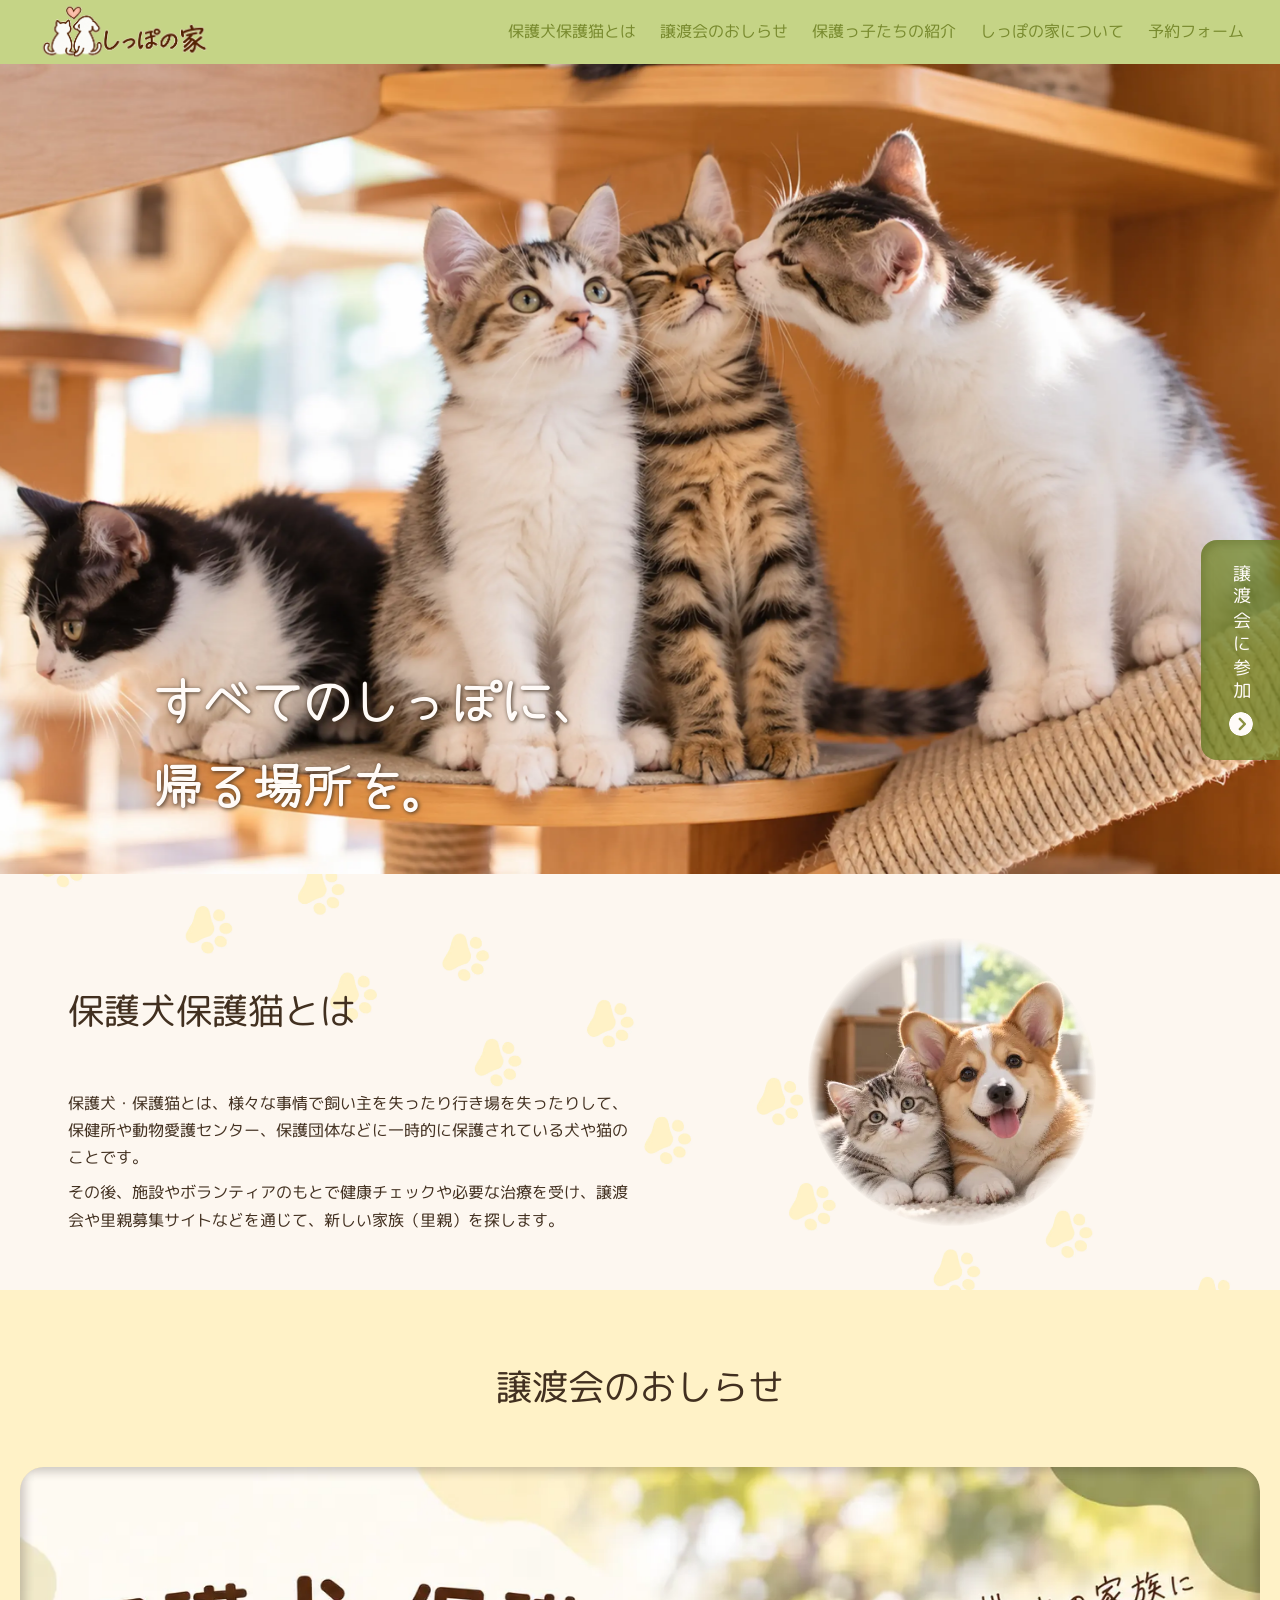
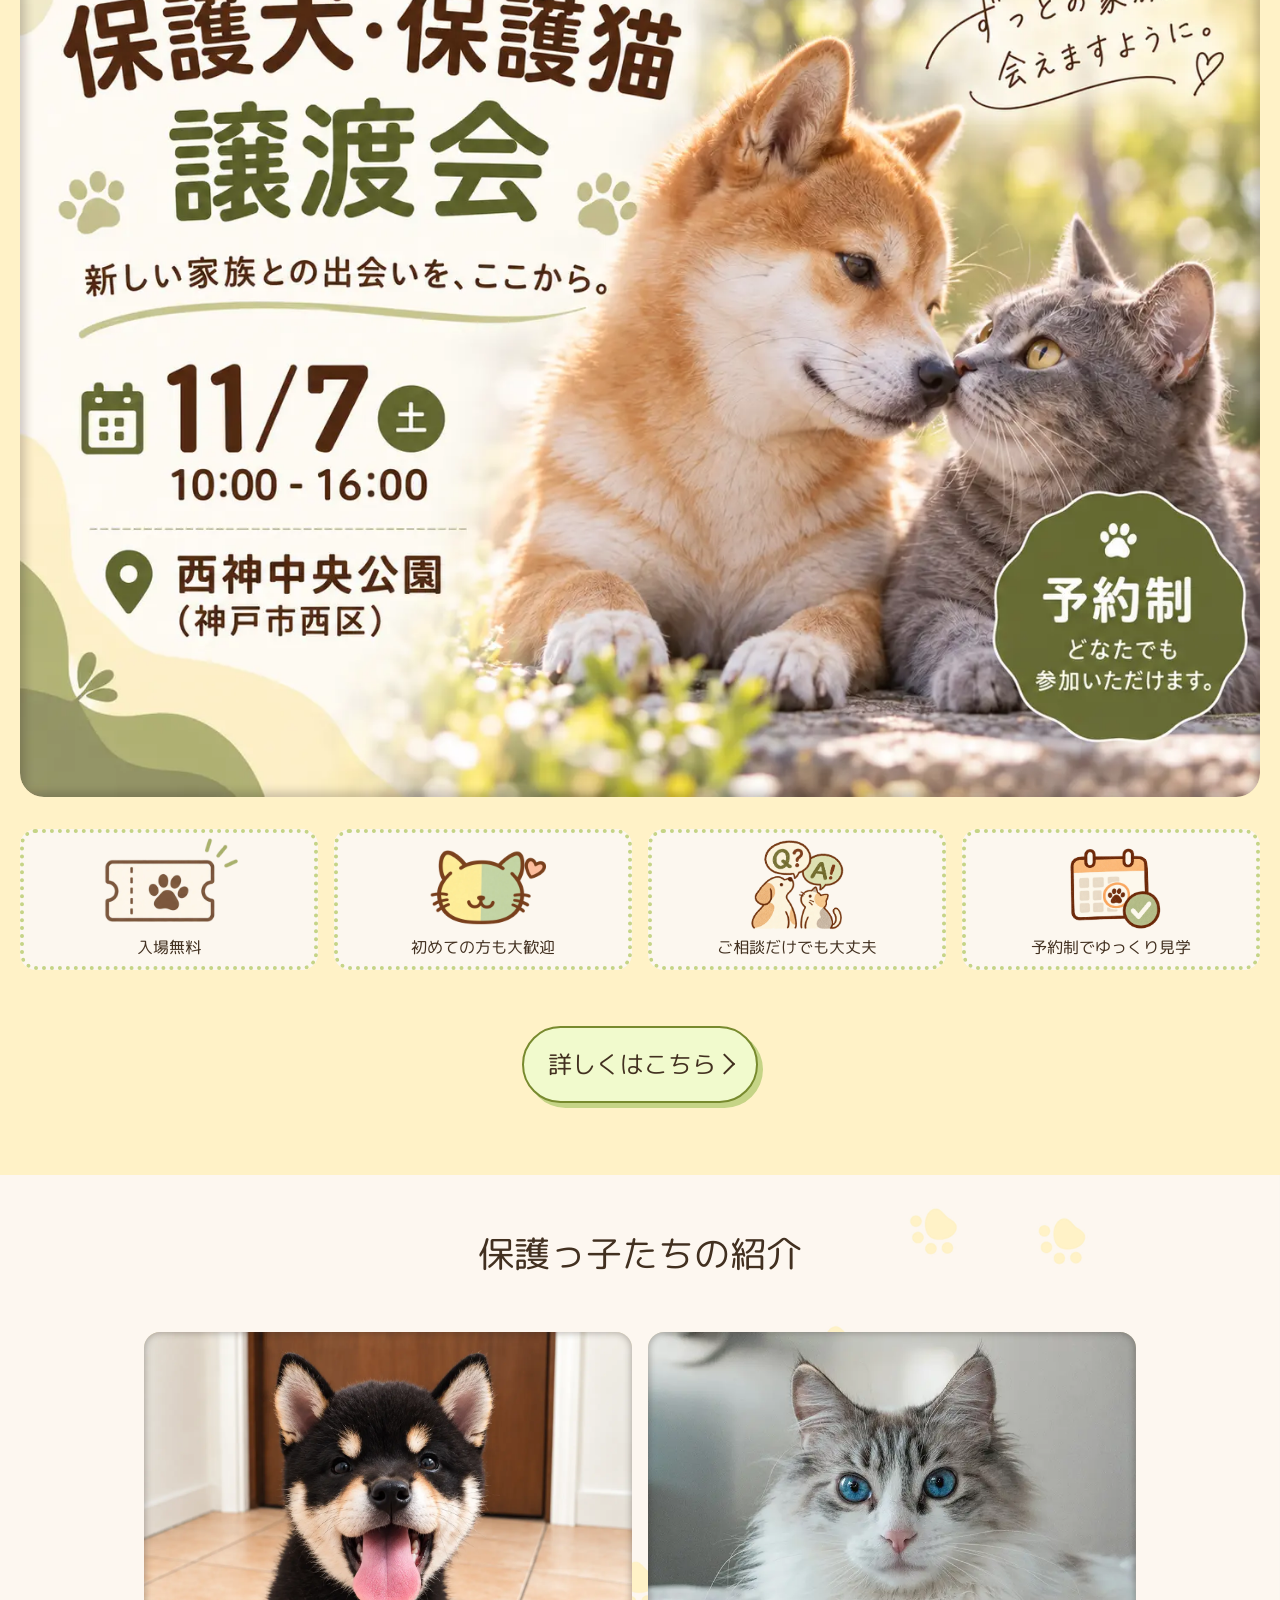
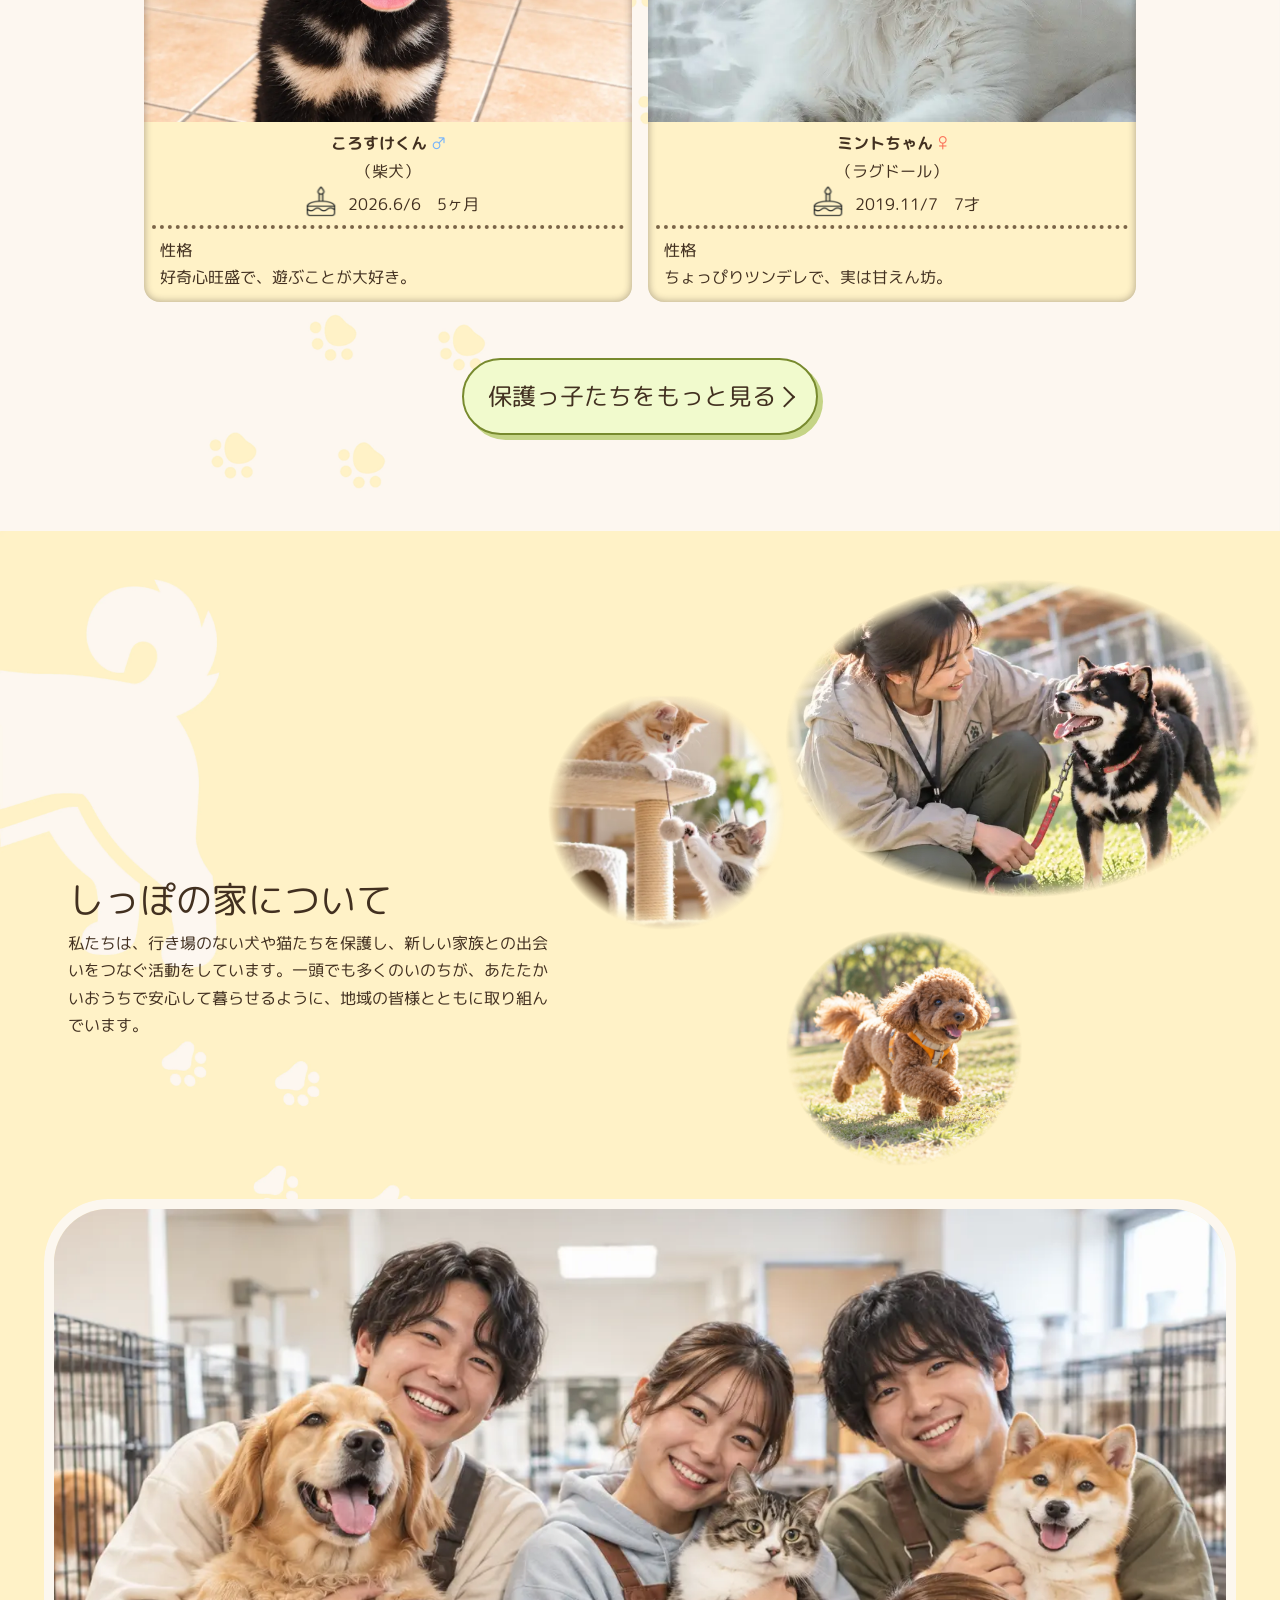
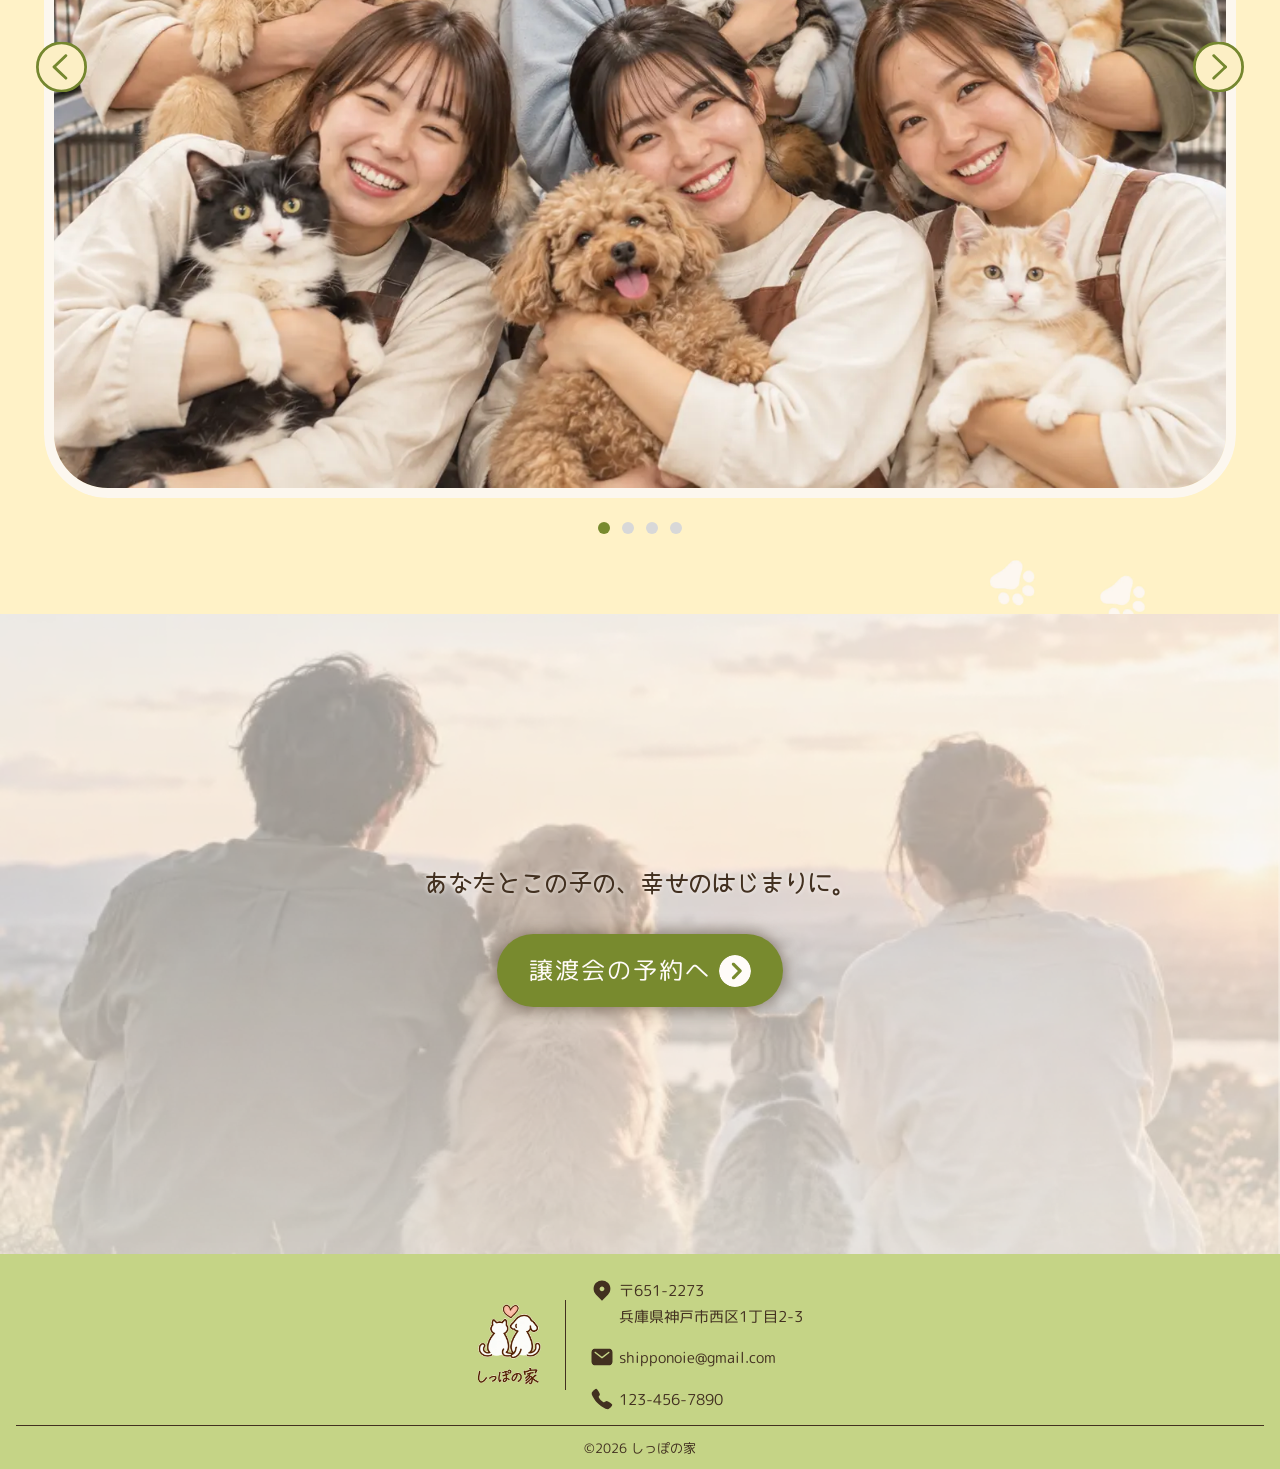
<file: index.html>
<!doctype html>
<html lang="ja">
  <head>
    <meta charset="UTF-8" />
    <meta name="viewport" content="width=device-width, initial-scale=1.0" />
    <title>しっぽの家</title>
    <meta name="description" content="しっぽの家Webページ" />
    <link rel="stylesheet" href="css/ress.css" />
    <link rel="stylesheet" href="css/style.css" />
    <link rel="stylesheet" href="css/top_page.css" />

    <!-------------------- js -------------------->
    <script type="module" src="js/script.js"></script>
    <script type="module" src="js/top_page.js"></script>

    <!-------------------- 文字フォント -------------------->
    <link rel="preconnect" href="https://fonts.googleapis.com" />
    <link rel="preconnect" href="https://fonts.gstatic.com" crossorigin />
    <link
      href="https://fonts.googleapis.com/css2?family=M+PLUS+Rounded+1c:wght@400;700&display=swap"
      rel="stylesheet"
    />
    <!---------- 文字フォント(yomogi) ---------->
    <link rel="preconnect" href="https://fonts.googleapis.com" />
    <link rel="preconnect" href="https://fonts.gstatic.com" crossorigin />
    <link
      href="https://fonts.googleapis.com/css2?family=Yomogi&display=swap"
      rel="stylesheet"
    />
  </head>

  <body>
    <!---------------------- header ---------------------->

    <header>
      <div class="header">
        <a href="index.html">
          <img src="images/logo_header.webp" alt="しっぽの家"
        /></a>

        <button class="menu_btn" type="button" aria-expanded="false">
          <img src="images/hamburger_btn.webp" alt="メニュー" />
        </button>
      </div>

      <nav class="nav">
        <ul>
          <li><a href="#about">保護犬保護猫とは</a></li>
          <li><a href="about_event.html">譲渡会のおしらせ</a></li>
          <li><a href="pets.html">保護っ子たちの紹介</a></li>
          <li><a href="#aboutus">しっぽの家について</a></li>
          <li><a href="contact_form.html">予約フォーム</a></li>
        </ul>
      </nav>
    </header>

    <main>
      <!---------------------- fv ---------------------->
      <section class="fv">
        <div class="fv_content">
          <h1>
            すべてのしっぽに、<br />
            帰る場所を。
          </h1>
        </div>
      </section>

      <!-- 譲渡会に参加ボタン（固定） -->
      <a href="contact_form.html" class="fixed_reservation">
        <span>譲渡会に参加</span>
        <img src="./images/icon_arrow_fill.svg" alt="矢印" />
      </a>

      <!---------------------- about ---------------------->
      <section class="about" id="about">
        <div class="container about_detail">
          <h3>保護犬保護猫とは</h3>
          <p>
            保護犬・保護猫とは、様々な事情で飼い主を失ったり行き場を失ったりして、保健所や動物愛護センター、保護団体などに一時的に保護されている犬や猫のことです。
          </p>
          <p>
            その後、施設やボランティアのもとで健康チェックや必要な治療を受け、譲渡会や里親募集サイトなどを通じて、新しい家族（里親）を探します。
          </p>
          <img src="images/about-rescue.webp" alt="コーギーと猫" />
        </div>
      </section>

      <!---------------------- event ---------------------->
      <section class="event" id="event">
        <div class="container">
          <h3>譲渡会のおしらせ</h3>
          <div class="event_img_wrap">
            <img
              src="images/event_banner.webp"
              alt="保護犬・保護猫の譲渡会のお知らせ"
              class="event_img"
            />
          </div>

          <ul class="event_item">
            <li>
              <img src="images/icon_event_free.webp" alt="入場無料" />
              <span>入場無料</span>
            </li>
            <li>
              <img
                src="images/icon_event_beginner.webp"
                alt="初めての方も大歓迎"
              />
              <span>初めての方も大歓迎</span>
            </li>
            <li>
              <img
                src="images/icon_event_consult.webp"
                alt="ご相談だけでも大丈夫"
              />
              <span>ご相談だけでも大丈夫</span>
            </li>
            <li>
              <img
                src="images/icon_event_reserve.webp"
                alt="予約制でゆっくり見学"
              />
              <span>予約制でゆっくり見学</span>
            </li>
          </ul>
          <a href="about_event.html" class="btn">詳しくはこちら</a>
        </div>
      </section>

      <!---------------------- animals ---------------------->
      <section class="animals" id="animals">
        <div class="container">
          <h3>保護っ子たちの紹介</h3>

          <ul class="animal_list">
            <li class="animal_item">
              <img src="images/dog_korosuke.webp" alt="柴犬のコロすけくん" />
              <h4>ころすけくん <span>♂</span></h4>
              <p>（柴犬）</p>
              <div class="animal_birthday">
                <img src="images/icon_bdcake.svg" alt="" />
                <p>2026.6/6　5ヶ月</p>
              </div>
              <p>性格</p>
              <p>好奇心旺盛で、遊ぶことが大好き。</p>
            </li>

            <li class="animal_item">
              <img src="images/cat_mint.webp" alt="猫のミントちゃん" />
              <h4>ミントちゃん <span>♀</span></h4>
              <p>（ラグドール）</p>
              <div class="animal_birthday">
                <img src="images/icon_bdcake.svg" alt="" />

                <p>2019.11/7　7才</p>
              </div>
              <p>性格</p>
              <p>ちょっぴりツンデレで、実は甘えん坊。</p>
            </li>
          </ul>
          <a class="btn" href="pets.html">保護っ子たちをもっと見る</a>
        </div>
      </section>

      <!---------------------- about us ---------------------->
      <section id="aboutus">
        <div class="container aboutus">
          <h3>しっぽの家について</h3>
          <div class="aboutus_main">
            <div class="aboutus_slider">
              <img src="images/aboutus_slider_01.webp" alt="犬と猫とスタッフ" />
              <img src="images/aboutus_slider_02 .webp" alt="猫たち" />
              <img
                src="images/aboutus_slider_03.webp"
                alt="犬と猫とスタッフの群れ"
              />
              <img
                src="images/aboutus_slider_04.webp"
                alt="犬と猫とスタッフの群れ2"
              />
            </div>
          </div>
          <p>
            私たちは、行き場のない犬や猫たちを保護し、新しい家族との出会いをつなぐ活動をしています。一頭でも多くのいのちが、あたたかいおうちで安心して暮らせるように、地域の皆様とともに取り組んでいます。
          </p>
          <div class="aboutus_cat">
            <img src="images/aboutus_cat.webp" alt="遊んでる猫" />
          </div>
          <div class="aboutus_dog">
            <img src="images/aboutus_dog.webp" alt="走ってるプードル" />
          </div>
          <div class="aboutus_staff_dog">
            <img src="images/aboutus_staff_dog.webp" alt="黒柴とスタッフ" />
          </div>
        </div>
      </section>

      <!---------------------- reservation ---------------------->
      <section class="reservation" id="reservation">
        <p>あなたとこの子の、幸せのはじまりに。</p>
        <div class="reservation_btn">
          <a href="contact_form.html">譲渡会の予約へ </a>
          <img src="images/icon_arrow_fill.svg" alt="矢印" />
        </div>
      </section>
    </main>

    <!---------------------- footer ---------------------->
    <footer>
      <div class="footer_content">
        <div class="footer_logo">
          <img src="images/logo_footer.webp" alt="しっぽの家" />
        </div>
        <div class="footer_info">
          <div class="footer_item">
            <img src="images/icon_location.svg" alt="" />
            <p>
              〒651-2273 <br />
              兵庫県神戸市西区1丁目2-3
            </p>
          </div>
          <div class="footer_item">
            <img src="images/icon_mail.svg" alt="" />
            <p>shipponoie@gmail.com</p>
          </div>
          <div class="footer_item">
            <img src="images/icon_tel.svg" alt="" />
            <p>123-456-7890</p>
          </div>
        </div>
      </div>
      <div class="footer_bottom">
        <p><small>&copy;2026 しっぽの家</small></p>
      </div>
    </footer>
  </body>
</html>
</file>
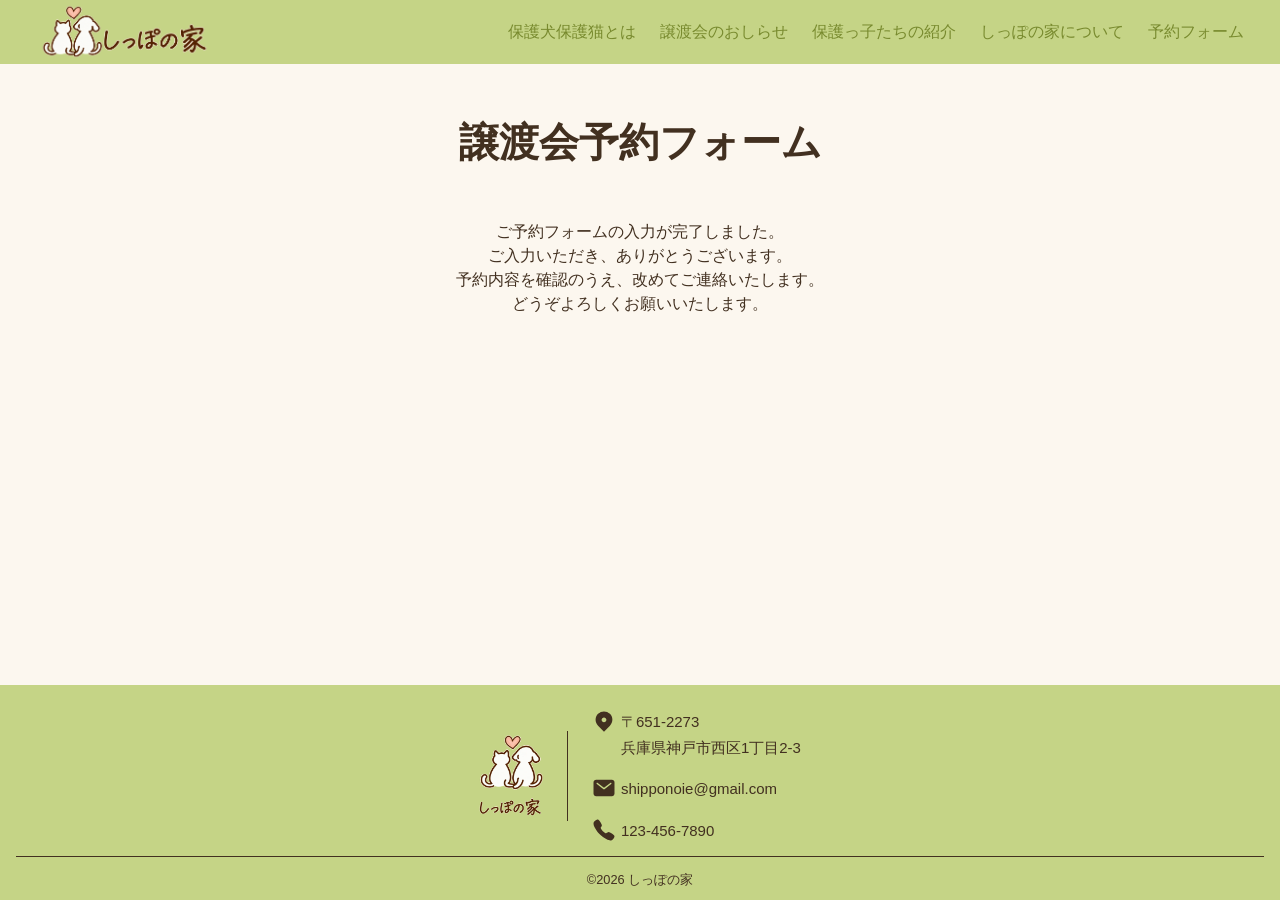
<file: contact_complete.html>
<!doctype html>
<html lang="ja">
  <head>
    <meta charset="UTF-8" />
    <meta name="viewport" content="width=device-width, initial-scale=1.0" />
    <title>予約フォーム入力完了</title>
    <meta name="description" content="予約フォーム入力完了ページ" />
    <link rel="stylesheet" href="css/ress.css" />
    <link rel="stylesheet" href="css/style.css" />
    <link rel="stylesheet" href="css/contact_complete.css" />
    <script src="js/script.js" defer></script>
    <script src="js/contact_complete.js" defer></script>
  </head>

  <body>
    <!---------------------- header ---------------------->
    <header>
      <div class="header">
        <a href="index.html">
          <img src="images/logo_header.webp" alt="しっぽの家"
        /></a>
        <button class="menu_btn" type="button" aria-expanded="false">
          <img src="images/hamburger_btn.webp" alt="メニュー" />
        </button>
      </div>
      <nav class="nav">
        <ul>
          <li><a href="index.html#about">保護犬保護猫とは</a></li>
          <li><a href="about_event.html">譲渡会のおしらせ</a></li>
          <li><a href="pets.html">保護っ子たちの紹介</a></li>
          <li><a href="index.html#aboutus">しっぽの家について</a></li>
          <li><a href="contact_form.html">予約フォーム</a></li>
        </ul>
      </nav>
    </header>

    <main>
      <h2>譲渡会予約フォーム</h2>

      <p class="contact_complete">
        ご予約フォームの入力が完了しました。<br />
        ご入力いただき、ありがとうございます。<br />
        予約内容を確認のうえ、改めてご連絡いたします。<br />
        どうぞよろしくお願いいたします。
      </p>
    </main>

    <footer>
      <div class="footer_content">
        <div class="footer_logo">
          <img src="images/logo_footer.webp" alt="しっぽの家" />
        </div>
        <div class="footer_info">
          <div class="footer_item">
            <img src="images/icon_location.svg" alt="" />
            <p>
              〒651-2273 <br />
              兵庫県神戸市西区1丁目2-3
            </p>
          </div>
          <div class="footer_item">
            <img src="images/icon_mail.svg" alt="" />
            <p>shipponoie@gmail.com</p>
          </div>
          <div class="footer_item">
            <img src="images/icon_tel.svg" alt="" />
            <p>123-456-7890</p>
          </div>
        </div>
      </div>
      <div class="footer_bottom">
        <p><small>&copy;2026 しっぽの家</small></p>
      </div>
    </footer>
  </body>
</html>
</file>
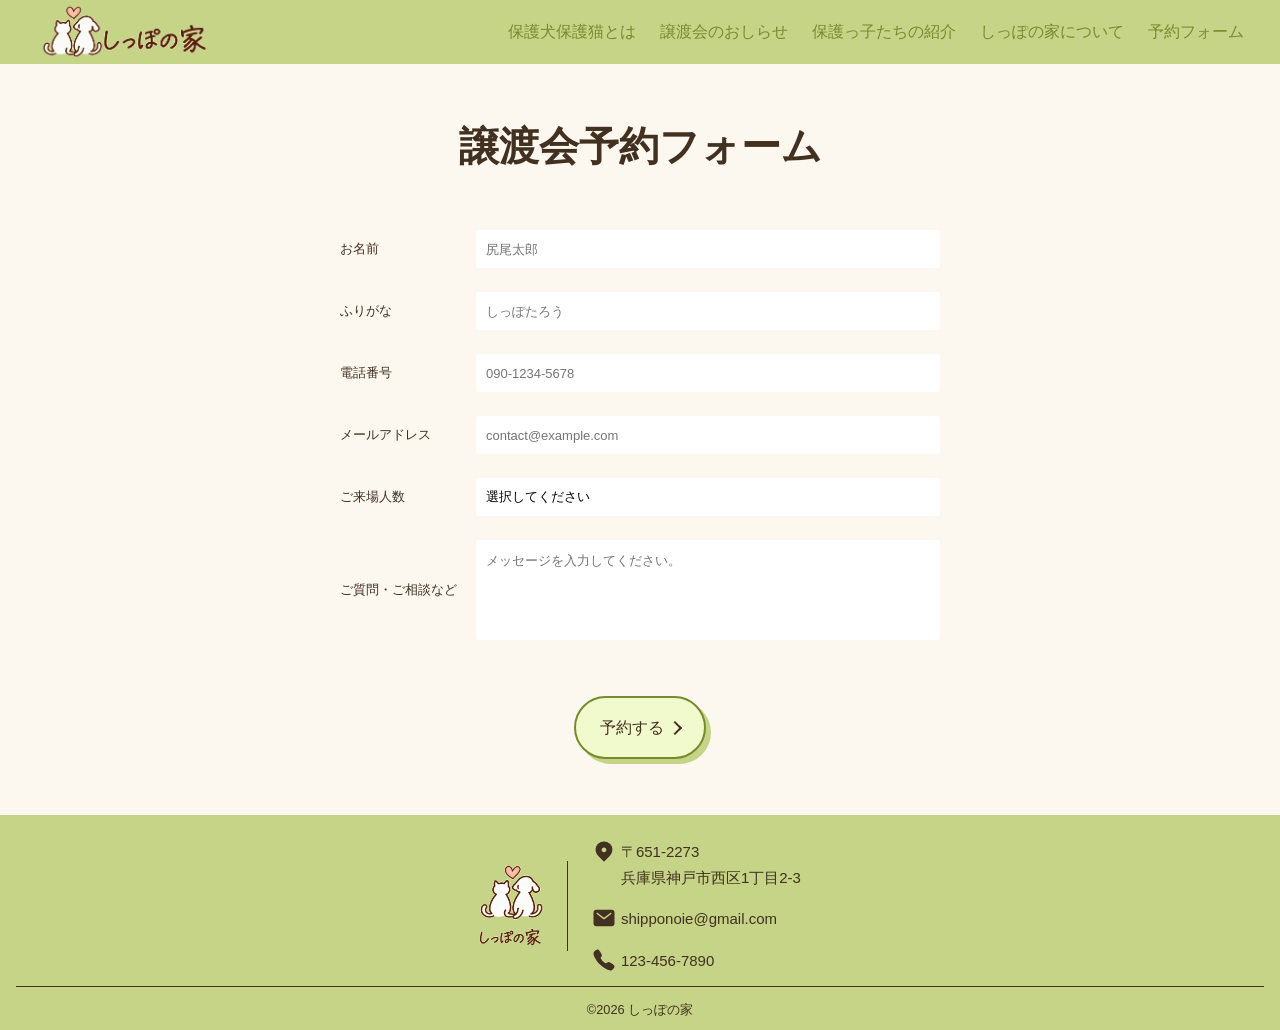
<file: contact_form.html>
<!doctype html>
<html lang="ja">
  <head>
    <meta charset="UTF-8" />
    <meta name="viewport" content="width=device-width, initial-scale=1.0" />
    <title>予約フォーム</title>
    <meta name="description" content="予約フォームページ" />
    <link rel="stylesheet" href="css/ress.css" />
    <link rel="stylesheet" href="css/style.css" />
    <link rel="stylesheet" href="css/contact_form.css" />

    <script type="module" src="js/script.js"></script>
    <script type="module" src="js/contact_form.js"></script>
  </head>
  <body>
    <!---------------------- header ---------------------->

    <header>
      <div class="header">
        <a href="index.html">
          <img src="images/logo_header.webp" alt="しっぽの家"
        /></a>

        <button class="menu_btn" type="button" aria-expanded="false">
          <img src="images/hamburger_btn.webp" alt="メニュー" />
        </button>
      </div>

      <nav class="nav">
        <ul>
          <li><a href="index.html#about">保護犬保護猫とは</a></li>
          <li><a href="about_event.html">譲渡会のおしらせ</a></li>
          <li><a href="pets.html">保護っ子たちの紹介</a></li>
          <li><a href="index.html#aboutus">しっぽの家について</a></li>
          <li><a href="contact_form.html">予約フォーム</a></li>
        </ul>
      </nav>
    </header>

    <main>
      <section class="reservation">
        <h2>譲渡会予約フォーム</h2>

        <form action="contact_complete.html" method="get">
          <div class="form-group">
            <label for="name">お名前</label>
            <input type="text" id="name" name="name" placeholder="尻尾太郎" />
          </div>

          <div class="form-group">
            <label for="kana">ふりがな</label>
            <input
              type="text"
              id="kana"
              name="kana"
              placeholder="しっぽたろう"
            />
          </div>

          <div class="form-group">
            <label for="tel">電話番号</label>
            <input type="tel" id="tel" name="tel" placeholder="090-1234-5678" />
          </div>

          <div class="form-group">
            <label for="email">メールアドレス</label>
            <input
              type="email"
              id="email"
              name="email"
              placeholder="contact@example.com"
            />
          </div>

          <div class="form-group">
            <label for="人数">ご来場人数</label>
            <select id="人数" name="人数">
              <option value="" selected disabled>選択してください</option>
              <option value="1">1名</option>
              <option value="2">2名</option>
              <option value="3">3名</option>
              <option value="4">4名</option>
              <option value="5">5名以上</option>
            </select>
          </div>

          <div class="form-group">
            <label for="message">ご質問・ご相談など</label>
            <textarea
              id="message"
              name="message"
              placeholder="メッセージを入力してください。"
            ></textarea>
          </div>

          <div><button type="submit" class="btn">予約する</button></div>
        </form>
      </section>
    </main>
    <footer>
      <div class="footer_content">
        <div class="footer_logo">
          <img src="images/logo_footer.webp" alt="しっぽの家" />
        </div>
        <div class="footer_info">
          <div class="footer_item">
            <img src="images/icon_location.svg" alt="" />
            <p>
              〒651-2273 <br />
              兵庫県神戸市西区1丁目2-3
            </p>
          </div>
          <div class="footer_item">
            <img src="images/icon_mail.svg" alt="" />
            <p>shipponoie@gmail.com</p>
          </div>
          <div class="footer_item">
            <img src="images/icon_tel.svg" alt="" />
            <p>123-456-7890</p>
          </div>
        </div>
      </div>
      <div class="footer_bottom">
        <p><small>&copy;2026 しっぽの家</small></p>
      </div>
    </footer>
  </body>
</html>
</file>
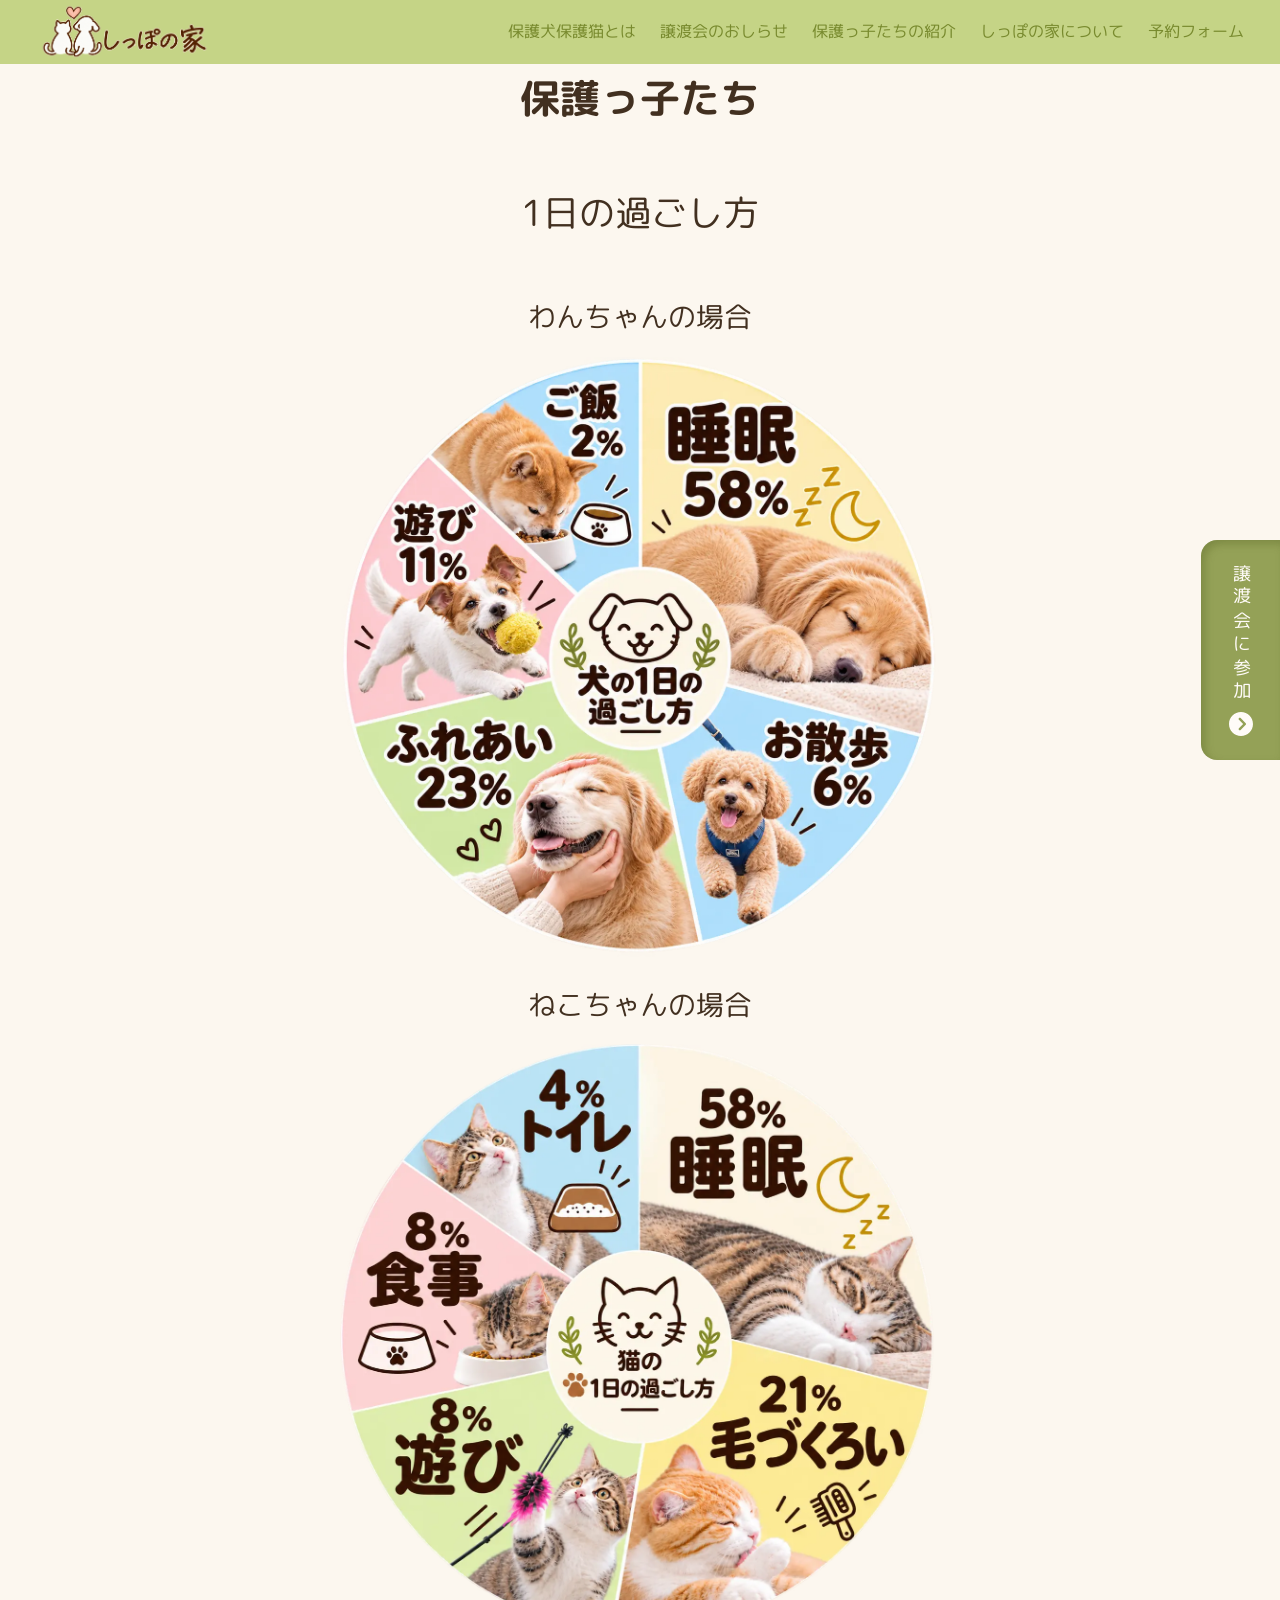
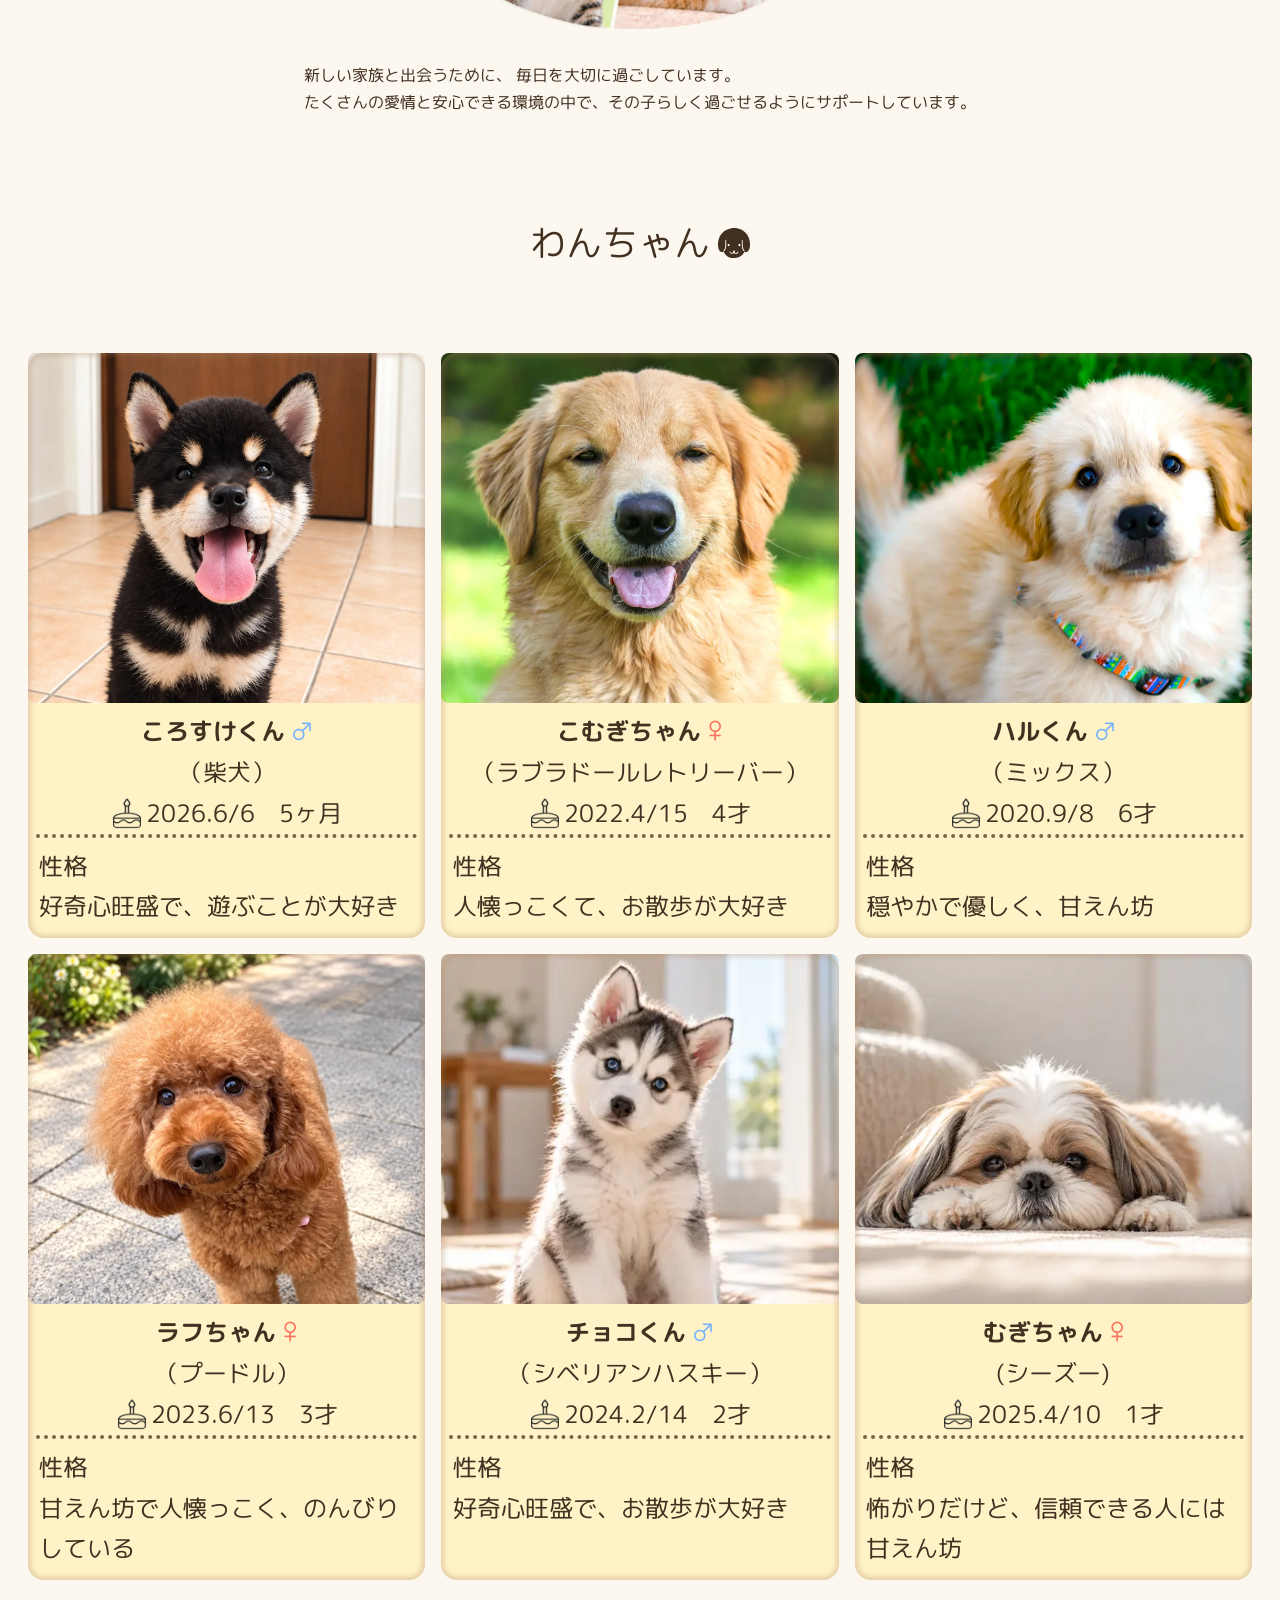
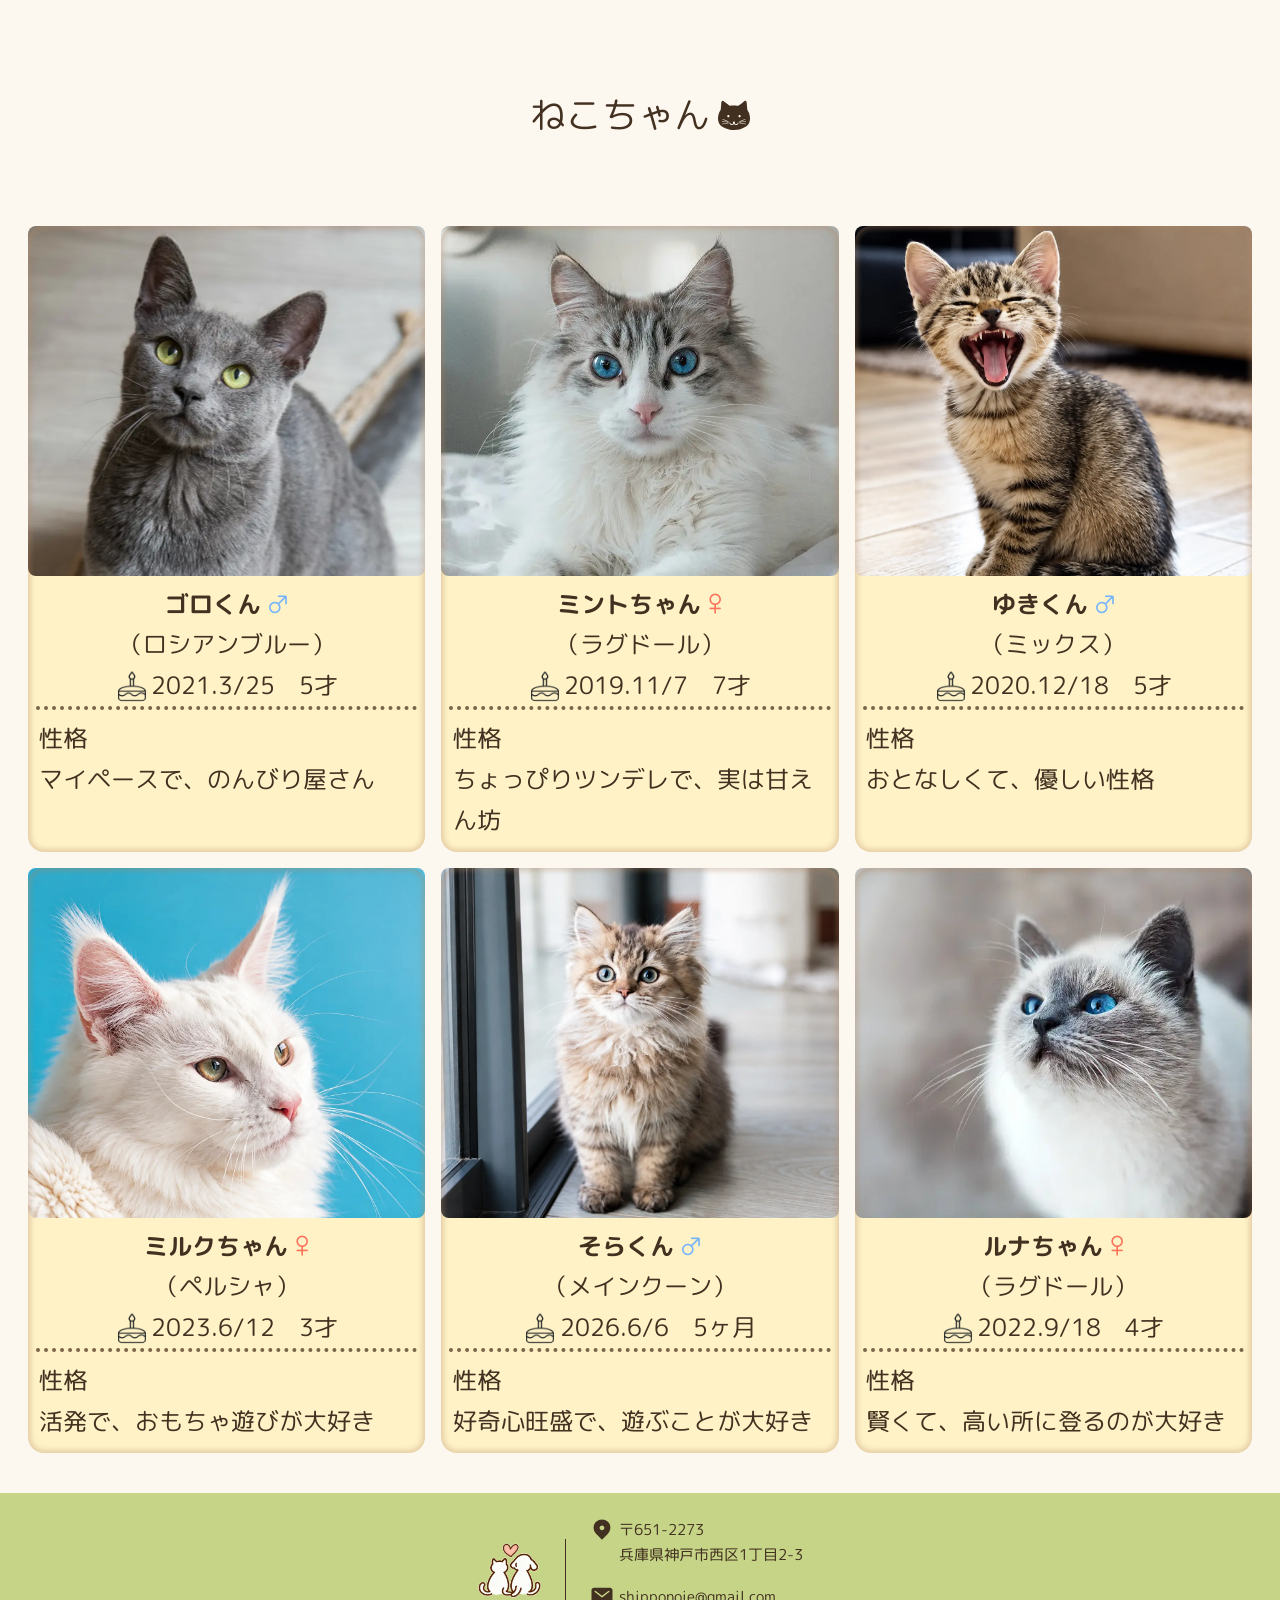
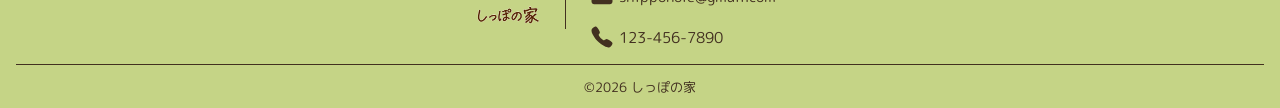
<file: pets.html>
<!doctype html>
<html lang="ja">
  <head>
    <meta charset="UTF-8" />
    <meta name="viewport" content="width=device-width, initial-scale=1.0" />
    <title>保護っ子たち</title>
    <meta name="description" content="保護っ子たちの詳細ページ" />
    <link rel="stylesheet" href="css/ress.css" />
    <link rel="stylesheet" href="css/style.css" />
    <link rel="stylesheet" href="css/pets.css" />
    <script type="module" src="js/script.js"></script>

    <!-------------------- 文字フォント -------------------->
    <link rel="preconnect" href="https://fonts.googleapis.com" />
    <link rel="preconnect" href="https://fonts.gstatic.com" crossorigin />
    <link
      href="https://fonts.googleapis.com/css2?family=M+PLUS+Rounded+1c:wght@400;700&display=swap"
      rel="stylesheet"
    />
  </head>
  <body>
    <!---------------------- header ---------------------->
    <header>
      <div class="header">
        <a href="index.html">
          <img src="images/logo_header.webp" alt="しっぽの家"
        /></a>
        <button class="menu_btn" type="button" aria-expanded="false">
          <img src="images/hamburger_btn.webp" alt="メニュー" />
        </button>
      </div>
      <nav class="nav">
        <ul>
          <li><a href="index.html#about">保護犬保護猫とは</a></li>
          <li><a href="about_event.html">譲渡会のおしらせ</a></li>
          <li><a href="pets.html">保護っ子たちの紹介</a></li>
          <li><a href="index.html#aboutus">しっぽの家について</a></li>
          <li><a href="contact_form.html">予約フォーム</a></li>
        </ul>
      </nav>
    </header>

    <main>
      <div class="container">
        <a href="contact_form.html" class="fixed_reservation">
          <span>譲渡会に参加</span>
          <img src="./images/icon_arrow_fill.svg" alt="矢印" />
        </a>

        <div class="container"></div>
        <h2>保護っ子たち</h2>
        <h3 class="days">1日の過ごし方</h3>
        <!-- わんちゃんの1日 -->
        <div class="case_title">
          <p class="case_dogs">わんちゃんの場合</p>
        </div>

        <div class="dog_a_day">
          <img
            src="images/shelter_dogs_cats/dog_daily.webp"
            alt="わんちゃんの1日"
          />
        </div>

        <!-- ねこちゃんの1日 -->
        <div class="case_title">
          <p class="case_cats">ねこちゃんの場合</p>
        </div>

        <div class="cat_a_day">
          <img
            src="images/shelter_dogs_cats/cat_daily.webp"
            alt="ねこちゃんの1日"
          />
        </div>

        <div class="message">
          <p class="message1">
            新しい家族と出会うために、 毎日を大切に過ごしています。
          </p>
          <p class="message1">
            たくさんの愛情と安心できる環境の中で、その子らしく過ごせるようにサポートしています。
          </p>
        </div>

        <div class="dog-grid">
          <div class="dog-card">
            <h3>わんちゃん</h3>
            <img
              class="shelter_dogs"
              src="images/shelter_dogs_cats/icon_dog.svg"
              alt="わんちゃんの紹介"
            />
          </div>
          <ul class="animal_list">
            <li class="animal_item">
              <img src="images/dog_korosuke.webp" alt="柴犬のコロすけくん" />
              <h4>ころすけくん <span>♂</span></h4>
              <p>（柴犬）</p>
              <div class="animal_birthday">
                <img src="images/icon_bdcake.svg" alt="" />
                <p>2026.6/6　5ヶ月</p>
              </div>
              <p>性格</p>
              <p>好奇心旺盛で、遊ぶことが大好き</p>
            </li>

            <li class="animal_item">
              <img
                src="images/shelter_dogs_cats/dogs/dog_komugi.webp"
                alt="ラブラドールのこむぎちゃん"
              />
              <h4>こむぎちゃん <span>♀</span></h4>
              <p>（ラブラドールレトリーバー）</p>
              <div class="animal_birthday">
                <img src="images/icon_bdcake.svg" alt="" />

                <p>2022.4/15　4才</p>
              </div>
              <p>性格</p>
              <p>人懐っこくて、お散歩が大好き</p>
            </li>
            <li class="animal_item">
              <img
                src="images/shelter_dogs_cats/dogs/dog_haru.webp"
                alt="ミックスのハルくん"
              />
              <h4>ハルくん <span>♂</span></h4>
              <p>（ミックス）</p>
              <div class="animal_birthday">
                <img src="images/icon_bdcake.svg" alt="" />
                <p>2020.9/8　6才</p>
              </div>
              <p>性格</p>
              <p>穏やかで優しく、甘えん坊</p>
            </li>

            <li class="animal_item">
              <img
                src="images/shelter_dogs_cats/dogs/dog_lafu.webp"
                alt="プードルのラフちゃん"
              />
              <h4>ラフちゃん <span>♀</span></h4>
              <p>（プードル）</p>
              <div class="animal_birthday">
                <img src="images/icon_bdcake.svg" alt="" />
                <p>2023.6/13　3才</p>
              </div>
              <p>性格</p>
              <p>甘えん坊で人懐っこく、のんびりしている</p>
            </li>
            <li class="animal_item">
              <img
                src="images/shelter_dogs_cats/dogs/dog_choco.webp"
                alt="ミックスのチョコくん"
              />
              <h4>チョコくん <span>♂</span></h4>
              <p>（シベリアンハスキー）</p>
              <div class="animal_birthday">
                <img src="images/icon_bdcake.svg" alt="" />
                <p>2024.2/14　2才</p>
              </div>
              <p>性格</p>
              <p>好奇心旺盛で、お散歩が大好き</p>
            </li>

            <li class="animal_item">
              <img
                src="images/shelter_dogs_cats/dogs/dog_mugi.webp"
                alt="ミックスのむぎちゃん"
              />
              <h4>むぎちゃん <span>♀</span></h4>
              <p>(シーズー)</p>
              <div class="animal_birthday">
                <img src="images/icon_bdcake.svg" alt="" />
                <p>2025.4/10　1才</p>
              </div>
              <p>性格</p>
              <p>怖がりだけど、信頼できる人には甘えん坊</p>
            </li>
          </ul>
        </div>

        <div class="cat-grid">
          <div class="cat-card">
            <h3>ねこちゃん</h3>
            <img
              class="shelter_cats"
              class="cat_logo"
              src="images/shelter_dogs_cats/icon_cat.svg"
              alt="ねこちゃんの紹介"
            />
          </div>
          <ul class="animal_list">
            <li class="animal_item">
              <img
                src="images/shelter_dogs_cats/cats/cat_goro.webp"
                alt="ロシアンブルーのゴロくん"
              />
              <h4>ゴロくん <span>♂</span></h4>
              <p>（ロシアンブルー）</p>
              <div class="animal_birthday">
                <img src="images/icon_bdcake.svg" alt="" />
                <p>2021.3/25　5才</p>
              </div>
              <p>性格</p>
              <p>マイペースで、のんびり屋さん</p>
            </li>

            <li class="animal_item">
              <img
                src="images/shelter_dogs_cats/cats/cat_mint.webp"
                alt="ラグドールのミントちゃん"
              />
              <h4>ミントちゃん <span>♀</span></h4>
              <p>（ラグドール）</p>
              <div class="animal_birthday">
                <img src="images/icon_bdcake.svg" alt="" />

                <p>2019.11/7　7才</p>
              </div>
              <p>性格</p>
              <p>ちょっぴりツンデレで、実は甘えん坊</p>
            </li>
            <li class="animal_item">
              <img
                src="images/shelter_dogs_cats/cats/cat_yuki.webp"
                alt="ミックスのゆきくん"
              />
              <h4>ゆきくん <span>♂</span></h4>
              <p>（ミックス）</p>
              <div class="animal_birthday">
                <img src="images/icon_bdcake.svg" alt="" />
                <p>2020.12/18　5才</p>
              </div>
              <p>性格</p>
              <p>おとなしくて、優しい性格</p>
            </li>

            <li class="animal_item">
              <img
                src="images/shelter_dogs_cats/cats/cat_milk.webp"
                alt="ペルシャのミルクちゃん"
              />
              <h4>ミルクちゃん <span>♀</span></h4>
              <p>（ペルシャ）</p>
              <div class="animal_birthday">
                <img src="images/icon_bdcake.svg" alt="" />

                <p>2023.6/12　3才</p>
              </div>
              <p>性格</p>
              <p>活発で、おもちゃ遊びが大好き</p>
            </li>
            <li class="animal_item">
              <img
                src="images/shelter_dogs_cats/cats/cat_sora.webp"
                alt="メインクーンのそらくん"
              />
              <h4>そらくん <span>♂</span></h4>
              <p>（メインクーン）</p>
              <div class="animal_birthday">
                <img src="images/icon_bdcake.svg" alt="" />
                <p>2026.6/6　5ヶ月</p>
              </div>
              <p>性格</p>
              <p>好奇心旺盛で、遊ぶことが大好き</p>
            </li>

            <li class="animal_item">
              <img
                src="images/shelter_dogs_cats/cats/cat_runa.webp"
                alt="ラグドールのルナちゃん"
              />
              <h4>ルナちゃん <span>♀</span></h4>
              <p>（ラグドール）</p>
              <div class="animal_birthday">
                <img src="images/icon_bdcake.svg" alt="" />

                <p>2022.9/18　4才</p>
              </div>
              <p>性格</p>
              <p>賢くて、高い所に登るのが大好き</p>
            </li>
          </ul>
        </div>
      </div>
    </main>
    <footer>
      <div class="footer_content">
        <div class="footer_logo">
          <img src="images/logo_footer.webp" alt="しっぽの家" />
        </div>
        <div class="footer_info">
          <div class="footer_item">
            <img src="images/icon_location.svg" alt="" />
            <p>
              〒651-2273 <br />
              兵庫県神戸市西区1丁目2-3
            </p>
          </div>
          <div class="footer_item">
            <img src="images/icon_mail.svg" alt="" />
            <p>shipponoie@gmail.com</p>
          </div>
          <div class="footer_item">
            <img src="images/icon_tel.svg" alt="" />
            <p>123-456-7890</p>
          </div>
        </div>
      </div>
      <div class="footer_bottom">
        <p><small>&copy;2026 しっぽの家</small></p>
      </div>
    </footer>
  </body>
</html>
</file>
<file: css/ress.css>
/* resset.dev • v5.0.2 */

/* # =================================================================
   # Global selectors
   # ================================================================= */

html {
  box-sizing: border-box;
  -webkit-text-size-adjust: 100%; /* Prevent adjustments of font size after orientation changes in iOS */
  word-break: normal;
  -moz-tab-size: 4;
  tab-size: 4;
}

*,
::before,
::after {
  background-repeat: no-repeat; /* Set `background-repeat: no-repeat` to all elements and pseudo elements */
  box-sizing: inherit;
}

::before,
::after {
  text-decoration: inherit; /* Inherit text-decoration and vertical align to ::before and ::after pseudo elements */
  vertical-align: inherit;
}

* {
  padding: 0; /* Reset `padding` and `margin` of all elements */
  margin: 0;
}

/* # =================================================================
   # General elements
   # ================================================================= */

hr {
  overflow: visible; /* Show the overflow in Edge and IE */
  height: 0; /* Add the correct box sizing in Firefox */
  color: inherit; /* Correct border color in Firefox. */
}

details,
main {
  display: block; /* Render the `main` element consistently in IE. */
}

summary {
  display: list-item; /* Add the correct display in all browsers */
}

small {
  font-size: 80%; /* Set font-size to 80% in `small` elements */
}

[hidden] {
  display: none; /* Add the correct display in IE */
}

abbr[title] {
  border-bottom: none; /* Remove the bottom border in Chrome 57 */
  /* Add the correct text decoration in Chrome, Edge, IE, Opera, and Safari */
  text-decoration: underline;
  text-decoration: underline dotted;
}

a {
  background-color: transparent; /* Remove the gray background on active links in IE 10 */
}

a:active,
a:hover {
  outline-width: 0; /* Remove the outline when hovering in all browsers */
}

code,
kbd,
pre,
samp {
  font-family: monospace, monospace; /* Specify the font family of code elements */
}

pre {
  font-size: 1em; /* Correct the odd `em` font sizing in all browsers */
}

b,
strong {
  font-weight: bolder; /* Add the correct font weight in Chrome, Edge, and Safari */
}

/* https://gist.github.com/unruthless/413930 */
sub,
sup {
  font-size: 75%;
  line-height: 0;
  position: relative;
  vertical-align: baseline;
}

sub {
  bottom: -0.25em;
}

sup {
  top: -0.5em;
}

table {
  border-color: inherit; /* Correct border color in all Chrome, Edge, and Safari. */
  text-indent: 0; /* Remove text indentation in Chrome, Edge, and Safari */
}

iframe {
  border-style: none;
}

/* # =================================================================
   # Forms
   # ================================================================= */

input {
  border-radius: 0;
}

[type='number']::-webkit-inner-spin-button,
[type='number']::-webkit-outer-spin-button {
  height: auto; /* Correct the cursor style of increment and decrement buttons in Chrome */
}

[type='search'] {
  -webkit-appearance: textfield; /* Correct the odd appearance in Chrome and Safari */
  outline-offset: -2px; /* Correct the outline style in Safari */
}

[type='search']::-webkit-search-decoration {
  -webkit-appearance: none; /* Remove the inner padding in Chrome and Safari on macOS */
}

textarea {
  overflow: auto; /* Internet Explorer 11+ */
  resize: vertical; /* Specify textarea resizability */
}

button,
input,
optgroup,
select,
textarea {
  font: inherit; /* Specify font inheritance of form elements */
}

optgroup {
  font-weight: bold; /* Restore the font weight unset by the previous rule */
}

button {
  overflow: visible; /* Address `overflow` set to `hidden` in IE 8/9/10/11 */
}

button,
select {
  text-transform: none; /* Firefox 40+, Internet Explorer 11- */
}

/* Apply cursor pointer to button elements */
button,
[type='button'],
[type='reset'],
[type='submit'],
[role='button'] {
  cursor: pointer;
}

/* Remove inner padding and border in Firefox 4+ */
button::-moz-focus-inner,
[type='button']::-moz-focus-inner,
[type='reset']::-moz-focus-inner,
[type='submit']::-moz-focus-inner {
  border-style: none;
  padding: 0;
}

/* Replace focus style removed in the border reset above */
button:-moz-focusring,
[type='button']::-moz-focus-inner,
[type='reset']::-moz-focus-inner,
[type='submit']::-moz-focus-inner {
  outline: 1px dotted ButtonText;
}

button,
html [type='button'], /* Prevent a WebKit bug where (2) destroys native `audio` and `video`controls in Android 4 */
[type='reset'],
[type='submit'] {
  -webkit-appearance: button; /* Correct the inability to style clickable types in iOS */
}

/* Remove the default button styling in all browsers */
button,
input,
select,
textarea {
  background-color: transparent;
  border-style: none;
}

a:focus,
button:focus,
input:focus,
select:focus,
textarea:focus {
  outline-width: 0;
}

/* Style select like a standard input */
select {
  -moz-appearance: none; /* Firefox 36+ */
  -webkit-appearance: none; /* Chrome 41+ */
}

select::-ms-expand {
  display: none; /* Internet Explorer 11+ */
}

select::-ms-value {
  color: currentColor; /* Internet Explorer 11+ */
}

legend {
  border: 0; /* Correct `color` not being inherited in IE 8/9/10/11 */
  color: inherit; /* Correct the color inheritance from `fieldset` elements in IE */
  display: table; /* Correct the text wrapping in Edge and IE */
  max-width: 100%; /* Correct the text wrapping in Edge and IE */
  white-space: normal; /* Correct the text wrapping in Edge and IE */
  max-width: 100%; /* Correct the text wrapping in Edge 18- and IE */
}

::-webkit-file-upload-button {
  /* Correct the inability to style clickable types in iOS and Safari */
  -webkit-appearance: button;
  color: inherit;
  font: inherit; /* Change font properties to `inherit` in Chrome and Safari */
}

/* Replace pointer cursor in disabled elements */
[disabled] {
  cursor: default;
}

/* # =================================================================
   # Specify media element style
   # ================================================================= */

img {
  border-style: none; /* Remove border when inside `a` element in IE 8/9/10 */
}

/* Add the correct vertical alignment in Chrome, Firefox, and Opera */
progress {
  vertical-align: baseline;
}

/* # =================================================================
   # Accessibility
   # ================================================================= */

/* Specify the progress cursor of updating elements */
[aria-busy='true'] {
  cursor: progress;
}

/* Specify the pointer cursor of trigger elements */
[aria-controls] {
  cursor: pointer;
}

/* Specify the unstyled cursor of disabled, not-editable, or otherwise inoperable elements */
[aria-disabled='true'] {
  cursor: default;
}
</file>
<file: css/style.css>
/* ----------色の登録---------- */

:root {
  --base-color: #fcf7ef;
  --main-color: #fff2c7;
  --accent-color: #788a2e;
  --text-color: #423020;
  --text_accent-color: #fffbf8;
  --sub-color: #c5d486;
}
/* 使う時の記載方法
(例)background-color: var(--accent-color); */

/* ----------共通設定---------- */

* {
  box-sizing: border-box;
}

html {
  font-size: 100%;
}

body {
  font-family: 'M PLUS Rounded 1c', sans-serif;
  font-weight: 400;
  font-style: normal;
  line-height: 1.7;
  color: var(--text-color);
  margin: 0;
  min-height: 100dvh;
  background-color: var(--base-color);
}

h2 {
  font-weight: 700;
  font-style: normal;
  margin: 50px 0 25px 0;
  font-size: 36px;
}

h3 {
  font-weight: 400;
  font-style: normal;
  margin: 50px 0 25px 0;
  font-size: 24px;
}

img {
  max-width: 100%;
  vertical-align: bottom;
  border-radius: 8px;
}

ul li {
  list-style: none;
}

a {
  text-decoration: none;
}

.header {
  display: flex;
  justify-content: space-between;
  align-items: center;
  padding: 0 1rem;
  height: 4rem;
  background-color: var(--sub-color);
}

.header img {
  height: 3.8rem;
}

footer {
  background-color: var(--sub-color);
  padding: 1.5rem 1rem 0 1rem;
}
.footer_content {
  display: flex;
  justify-content: center;
  align-items: center;
  gap: 1.5rem;
}

.footer_logo {
  flex-shrink: 0;
  padding-right: 1.5rem;
  border-right: 1px solid var(--text-color);
}
.footer_logo img {
  display: block;
  width: 4rem;
  height: auto;
}

.footer_info {
  display: flex;
  flex-direction: column;
  gap: 1rem;
}

.footer_item {
  display: flex;
  align-items: flex-start;
  gap: 0.3rem;
}

.footer_item img {
  width: 1.5rem;
  height: auto;
  object-fit: contain;
  flex-shrink: 0;
}

.footer_item p {
  margin: 0;
  overflow-wrap: anywhere;
  font-size: 15px;
}
.footer_bottom {
  border-top: 1px solid var(--text-color);
  margin-top: 0.8rem;
  padding: 0.5rem 0;
  text-align: center;
}

/* -------------------- PC版 -------------------- */

@media screen and (min-width: 768px) {
  .container {
    max-width: 1240px;
  }

  h2 {
    font-weight: 700;
    font-style: normal;
    margin: 50px 0;
    font-size: 40px;
  }

  h3 {
    font-weight: 400;
    font-style: normal;
    margin: 50px 0;
    font-size: 36px;
  }
}
</file>
<file: css/top_page.css>
/* ----------色の登録---------- */

:root {
  --base-color: #fcf7ef;
  --main-color: #fff2c7;
  --accent-color: #788a2e;
  --text-color: #423020;
  --text_accent-color: #fffbf8;
  --sub-color: #c5d486;
}
/* 使う時の記載方法
  (例)background-color: var(--accent-color); */

/* ---------------- 共通かも---------------- */
a {
  text-decoration: none;
}

img {
  border-radius: 16px;
}

.container {
  margin: 0 auto;
}

/* ======== header ======== */
header {
  position: fixed;
  top: 0;
  left: 0;
  width: 100%;
  z-index: 1000;
  background-color: var(--sub-color);
}

header.is-scrolled {
  opacity: 0.9;
}

/* ハンバーガーメニュー */
.nav {
  position: fixed;
  top: 4rem;
  right: 0;
  width: 100%;
  z-index: 999;
  background-color: #fcf7eff8;
  text-align: center;

  /* 最初は上に隠す */
  opacity: 0;
  visibility: hidden;
  transform: translateY(-20px);
  pointer-events: none;

  /* 動きを設定 */
  transition:
    opacity 0.4s ease,
    transform 0.4s ease,
    visibility 0.4s;
}

/* メニューを開いたとき */
.nav.is_open {
  opacity: 1;
  visibility: visible;
  transform: translateY(0);
  pointer-events: auto;
}

.nav li {
  border-bottom: 4px dotted var(--sub-color);
}

.nav a {
  display: block;
  padding: 1rem;
  color: var(--text-color);
}

.nav a:hover {
  background-color: var(--main-color);
}

@media screen and (min-width: 992px) {
  .container {
    max-width: 1240px;
  }
  /* ロゴとハンバーガーの配置 */
  .header {
    width: 100%;
    max-width: 1240px;
    margin: 0 auto;
    display: flex;
    justify-content: space-between;
    align-items: center;
  }

  /* ハンバーガーボタンを非表示 */
  .menu_btn {
    display: none;
  }

  /* デスクトップ版ナビゲーション */
  .nav {
    position: absolute;
    top: 0;
    left: 0;
    right: 0;
    width: 100%;
    max-width: 1240px;
    height: 100%;
    margin: 0 auto;
    background-color: transparent;
    opacity: 1;
    visibility: visible;
    transform: none;
    pointer-events: auto;
  }

  .nav ul {
    display: flex;
    align-items: center;
    justify-content: flex-end;
    gap: 1.5rem;
    height: 100%;
    /* margin: 0; */
    padding: 0 1rem;
    list-style: none;
  }

  .nav li {
    border-bottom: none;
  }

  .nav a {
    padding: 0.5rem 0;
    /* white-space: nowrap; */
    color: var(--accent-color);
  }

  .nav a:hover {
    background-color: transparent;
    color: var(--text-color);
  }
}

/* -------------------- fv -------------------- */
.fv {
  margin-top: 4rem;
  width: 100%;
  height: 33rem;
  background-image: url('../images/fv_slider_01_sp.webp');
  background-size: cover;
  background-position: center;
  display: flex;
  align-items: flex-end;
}

.fv_content {
  padding: 0 1.5rem 3rem;
}

.fv h1 {
  font-family: 'Yomogi', cursive;
  font-weight: 800;
  color: var(--text_accent-color);
  margin: 0;
  font-size: 32px;
  text-shadow: 1px 1px 4px var(--text-color);
}

/* 固定予約ボタン */
.fixed_reservation {
  position: fixed;
  display: flex;
  gap: 0.5rem;
  align-items: center;
  top: 60%;
  right: 0;
  z-index: 1000;
  padding: 1rem 0.8rem;
  background-color: #788a2ec9;
  color: var(--text_accent-color);
  border-radius: 16px 0 0 16px;
  writing-mode: vertical-rl;
  letter-spacing: 0.2em;
  box-shadow: inset 4px 4px 8px #43501149;
}

.fixed_reservation img {
  width: 1.5rem;
}

.fixed_reservation:hover,
.fixed_reservation:active {
  background-color: var(--accent-color);
  transition: 0.3s;
}

@media screen and (min-width: 768px) {
  .container {
    max-width: 1240px;
  }

  .fv {
    background-image: url(../images/fv_slider_01_pc.webp);
    height: 90vh;
    background-position: center;
  }

  .fv h1 {
    font-size: 50px;
    padding-left: 8rem;
  }

  .fixed_reservation {
    gap: 0.5rem;
    font-size: 18px;
    padding: 1.5rem 1.5rem;
    letter-spacing: 0.3em;
    box-shadow: inset 4px 4px 8px #43501149;
  }
}

/* -------------------- about -------------------- */

.about {
  background-image: url(../images/bg_paw_l_sp.webp);
  width: 100%;
  background-size: cover;
  background-position: center;
  padding: 1rem 0.5rem;
}

.about_detail {
  display: grid;
  gap: 0.5rem;
  grid-template-columns: repeat(2, 1fr);
}

h3 {
  grid-column: 1/3;
  grid-row: 1/2;
  text-align: center;
}

.about_detail p:nth-of-type(1) {
  grid-column: 1/3;
  grid-row: 2/3;
}

.about_detail p:nth-of-type(2) {
  grid-column: 2/3;
  grid-row: 3/4;
}

.about_detail img {
  grid-column: 1/2;
  grid-row: 3/4;
  width: 100%;
  height: 12rem;
  object-fit: contain;
  align-self: center;
}

@media screen and (min-width: 768px) {
  .container {
    max-width: 1240px;
  }
  .about {
    background-image: url(../images/bg_paw_l_pc.webp);
    width: 100%;
    background-size: cover;
    background-position: center;
    padding: 1rem 0.5rem;
  }

  .about h3 {
    grid-column: 1/2;
    grid-row: 1/2;
    text-align: left;
    margin-bottom: 0;
    align-self: end;
    margin-left: 3rem;
  }

  .about_detail p:nth-of-type(1) {
    grid-column: 1/2;
    grid-row: 2/3;
    align-self: end;
    margin-left: 3rem;
  }

  .about_detail p:nth-of-type(2) {
    grid-column: 1/2;
    grid-row: 3/4;
    margin-left: 3rem;
  }

  .about_detail img {
    grid-column: 2/3;
    grid-row: 1/4;
    height: 18rem;
    margin: 3rem 0;
  }
}
/* -------------------- event -------------------- */

.event {
  background-color: var(--main-color);
  padding: 1rem 0.5rem;
}

.event_img {
  display: block;
  margin: 0 auto;
  border-radius: 24px;
}

.event_img_wrap {
  position: relative;
  border-radius: 24px;
  overflow: hidden;
}

.event_img_wrap::after {
  content: '';
  position: absolute;
  inset: 0;
  box-shadow: inset 0 0 10px 5px rgba(35, 25, 23, 0.214);
  pointer-events: none;
}

.event_item {
  display: grid;
  grid-template-columns: repeat(2, 1fr);
  gap: 0.5rem;
  margin: 1rem 0;
  font-size: 15px;
}

.event_item li {
  display: flex;
  flex-direction: column;
  align-items: center;
  padding: 0.3rem;
  background-color: var(--base-color);
  border: 4px dotted var(--sub-color);
  border-radius: 16px;
}

.event_item img {
  width: 100%;
  height: 4rem;
  object-fit: contain;
}

/* ボタン */
.btn {
  position: relative;
  color: var(--text-color);
  background-color: #f1facd;
  border: 2px solid var(--accent-color);
  border-radius: 50px;
  padding: 1rem 2.5rem 1rem 1.5rem;
  display: table;
  margin: 3.5rem auto;
  box-shadow: 5px 5px 0px var(--sub-color);
}

/* 右向き矢印 */
.btn::after {
  content: '';
  position: absolute;
  top: 50%;
  right: 1.5rem;
  width: 10px;
  height: 10px;
  border-top: 2px solid var(--text-color);
  border-right: 2px solid var(--text-color);
  transform: translateY(-50%) rotate(45deg);
}

.btn {
  transition: transform 0.3s ease;
}
.btn:hover,
.btn:active {
  transform: translate(4px, 4px);
  box-shadow: none;
  background-color: #dff4b1;
}

@media screen and (min-width: 768px) {
  .container {
    max-width: 1240px;
  }
  .event_item {
    display: grid;
    gap: 1rem;
    grid-template-columns: repeat(4, 1fr);
    margin: 2rem 0;
    font-size: 16px;
  }
  .event_item img {
    width: 100%;
    height: 6rem;
    object-fit: contain;
  }

  .btn::after {
    width: 15px;
    height: 15px;
  }

  .btn {
    font-size: 24px;
  }
}

/* -------------------- animals -------------------- */

.animals {
  background-image: url(../images/bg_paw_r_sp.webp);
  background-repeat: no-repeat;
  background-position: center bottom;
  background-size: auto;
  padding-bottom: 40px;
  width: 100%;
  height: auto;
  background-size: cover;
}

.animals h3 {
  margin: 0 auto;
  padding: 3rem 0;
}

.animal_item {
  position: relative;
  background-color: var(--main-color);
  border-radius: 16px;
}

.animal_item::after {
  content: '';
  position: absolute;
  inset: 0;
  border-radius: 16px;
  box-shadow: inset 0 0 7px 1px rgba(46, 38, 31, 0.327);
  pointer-events: none;
}

.animal_list {
  display: flex;
  gap: 1rem;
  width: 95%;
  margin: 0 auto;
}

.animal_item {
  width: 50%;
}
.animal_item img {
  border-radius: 16px 16px 0 0;
  margin-bottom: 0.5rem;
}

.animal_item:nth-of-type(1) span {
  color: #76b4fb;
}

.animal_item:nth-of-type(2) span {
  color: #fb735b;
}

.animal_birthday {
  display: flex;
  gap: 0.2rem;
  align-items: center;
  border-bottom: 4px dotted #442a13b3;
  margin: 0 0.5rem;
  justify-content: center;
}
.animal_birthday img {
  width: 15%;
  height: auto;
}

.animal_birthday p {
  font-size: 15px;
}

.animal_item h4,
.animal_item p:nth-of-type(1) {
  text-align: center;
}

.animal_item p:nth-of-type(2) {
  padding: 0.5rem 0.7rem 0 0.7rem;
}
.animal_item p:nth-of-type(3) {
  padding: 0 0.7rem 0.7rem 0.7rem;
}

@media screen and (min-width: 768px) {
  .container {
    max-width: 1240px;
  }
  .animals {
    background-image: url(../images/bg_paw_r_pc.webp);
    width: 100%;
    background-size: cover;
    background-position: center;
    background-repeat: no-repeat;
    width: 100%;
    height: auto;
  }

  .animal_list {
    max-width: 80%;
  }

  .animal_birthday p {
    font-size: 1rem;
  }

  .animal_birthday img {
    width: 10%;
    height: 2rem;
  }

  .animal_item p:nth-of-type(2) {
    padding: 0.5rem 1rem 0 1rem;
  }
  .animal_item p:nth-of-type(3) {
    padding: 0 1rem 0.7rem 1rem;
  }
}

/* -------------------- about us -------------------- */

/* aboutus スライダー */
.aboutus_main {
  overflow: hidden;
}

.aboutus_slider {
  display: flex;
  width: 100%;
  transition: transform 0.8s ease-in-out;
}

.aboutus_slider img {
  flex: 0 0 100%;
  width: 100%;
  height: auto;
  object-fit: cover;
}
/* ↑ */

#aboutus {
  background-image: url(../images/bg_tail_paw_sp.webp);
  width: 100%;
  background-size: cover;
  background-position: top;
}
.aboutus {
  display: grid;
  grid-template-columns: repeat(2, 1fr);
}

.aboutus h3 {
  grid-column: 1/3;
}

.aboutus_main {
  grid-column: 1/3;
  grid-row: 2/3;
  padding: 0 0.5rem;
}

.aboutus_slider img {
  border-radius: 64px;
  border: 10px solid var(--base-color);
}

.aboutus p {
  grid-column: 1/3;
  grid-row: 3/4;
  padding: 2rem 0.5rem 1rem 0.5rem;
}

.aboutus_dog {
  grid-column: 1/2;
  grid-row: 4/5;
  justify-self: start; /* 左寄せ */
  align-self: end; /* 下寄せ */
  padding-top: 3rem;
}

.aboutus_cat {
  grid-column: 2/3;
  grid-row: 4/5;
  justify-self: end;
  align-self: start;
}
.aboutus_staff_dog {
  grid-column: 1/3;
  grid-row: 5/6;
  margin-bottom: 5rem;
}

@media screen and (min-width: 768px) {
  .container {
    max-width: 1240px;
  }
  #aboutus {
    background-image: url(../images/bg_tail_paw_pc.webp);
    width: 100%;
    background-size: cover;
    background-position: top;
    padding: 3rem 0;
  }
  .aboutus {
    display: grid;
    grid-template-columns: repeat(4, 1fr);
  }

  .aboutus h3 {
    grid-column: 1/2;
    grid-row: 1/2;
    margin: 0;
    margin-left: 3rem;
    justify-self: start;
    align-self: flex-end;
  }

  .aboutus p {
    grid-column: 1/2;
    grid-row: 2/3;
    margin-left: 3rem;
    padding: 0;
    min-width: 30rem;
  }

  .aboutus_dog {
    grid-column: 3/4;
    grid-row: 2/4;
    padding-top: 0;
  }

  .aboutus_cat {
    grid-column: 2/3;
    grid-row: 1/2;
    align-self: end; /* 下寄せ */
  }
  .aboutus_staff_dog {
    grid-column: 3/5;
    grid-row: 1/2;
    margin-bottom: 2rem;
  }

  .aboutus_main {
    grid-column: 1/5;
    grid-row: 5/6;
    margin: 2rem 1rem;
  }
}

/* -------------------- reservation -------------------- */

.reservation {
  background-image: url(../images/reserve_bg.webp);
  width: 100%;
  height: 17rem;
  background-size: cover;
  background-position: center;
  display: flex;
  flex-direction: column;
  justify-content: center;
  align-items: center;
  gap: 1.5rem;
}

.reservation p {
  font-family: 'Yomogi', cursive;
  font-weight: 800;
  font-size: 18px;
  color: var(--text-color);
  text-shadow: 0 0 4px var(--text_accent-color);
}

.reservation_btn img {
  width: 1.5rem;
}

.reservation_btn {
  display: flex;
  align-items: center;
  gap: 0.5rem;
  background-color: var(--accent-color);
  border-radius: 50px;
  padding: 0.7rem 1.5rem;
  letter-spacing: 2px;
  box-shadow: 0 0 15px 2px #46332287;
}

.reservation_btn a {
  color: var(--text_accent-color);
}
.reservation_btn:hover,
.reservation_btn:active {
  background-color: #96ac35;
  transition: 0.3s;
  box-shadow: 0 0 10px 2px var(--accent-color);
}

@media screen and (min-width: 768px) {
  .container {
    max-width: 1240px;
  }

  .reservation {
    height: 40rem;
    gap: 2rem;
  }

  .reservation p {
    font-weight: 800;
    font-size: 24px;
  }
  .reservation_btn {
    font-size: 24px;
    padding: 1rem 2rem;
  }

  .reservation_btn img {
    width: 2rem;
  }
}
</file>
<file: css/contact_complete.css>
/* ----------色の登録---------- */

:root {
  --base-color: #fcf7ef;
  --main-color: #fff2c7;
  --accent-color: #788a2e;
  --text-color: #423020;
  --text_accent-color: #fffbf8;
  --sub-color: #c5d486;
}

/* -------------------- ヘッダー -------------------- */
header {
  position: fixed;
  top: 0;
  left: 0;
  width: 100%;
  z-index: 1000;
  background-color: var(--sub-color);
}
header.is-scrolled {
  opacity: 0.9;
}
/* ハンバーガーメニュー */
.nav {
  position: fixed;
  top: 4rem;
  right: 0;
  width: 100%;
  z-index: 999;
  background-color: #fcf7eff8;
  text-align: center;
  /* 最初は上に隠す */
  opacity: 0;
  visibility: hidden;
  transform: translateY(-20px);
  pointer-events: none;
  /* 動きを設定 */
  transition:
    opacity 0.4s ease,
    transform 0.4s ease,
    visibility 0.4s;
}
/* メニューを開いたとき */
.nav.is_open {
  opacity: 1;
  visibility: visible;
  transform: translateY(0);
  pointer-events: auto;
}
.nav li {
  border-bottom: 4px dotted var(--sub-color);
}
.nav a {
  display: block;
  padding: 1rem;
  color: var(--text-color);
}
.nav a:hover {
  background-color: var(--main-color);
}
@media screen and (min-width: 992px) {
  .container {
    max-width: 1240px;
  }
  /* ロゴとハンバーガーの配置 */
  .header {
    width: 100%;
    max-width: 1240px;
    margin: 0 auto;
    display: flex;
    justify-content: space-between;
    align-items: center;
  }
  /* ハンバーガーボタンを非表示 */
  .menu_btn {
    display: none;
  }
  /* デスクトップ版ナビゲーション */
  .nav {
    position: absolute;
    top: 0;
    left: 0;
    right: 0;
    width: 100%;
    max-width: 1240px;
    height: 100%;
    margin: 0 auto;
    background-color: transparent;
    opacity: 1;
    visibility: visible;
    transform: none;
    pointer-events: auto;
  }
  .nav ul {
    display: flex;
    align-items: center;
    justify-content: flex-end;
    gap: 1.5rem;
    height: 100%;
    /* margin: 0; */
    padding: 0 1rem;
    list-style: none;
  }
  .nav li {
    border-bottom: none;
  }
  .nav a {
    padding: 0.5rem 0;
    /* white-space: nowrap; */
    color: var(--accent-color);
  }
  .nav a:hover {
    background-color: transparent;
    color: var(--text-color);
  }
}

h2 {
  margin-top: 7rem;
}

h2,
.contact_complete {
  text-align: center;
  line-height: 1.5;
  margin-bottom: 3rem;
}

body {
  margin: 0;
  min-height: 100dvh;
  display: flex;
  flex-direction: column;
}

main {
  flex: 1;
}
</file>
<file: css/contact_form.css>
/* ---------- 色の登録 ---------- */

:root {
  --base-color: #fcf7ef;
  --main-color: #fff2c7;
  --accent-color: #788a2e;
  --text-color: #423020;
  --text_accent-color: #fffbf8;
  --sub-color: #c5d486;
}

/* -------------------- ヘッダー -------------------- */
header {
  position: fixed;
  top: 0;
  left: 0;
  width: 100%;
  z-index: 1000;
  background-color: var(--sub-color);
}
header.is-scrolled {
  opacity: 0.9;
}
/* ハンバーガーメニュー */
.nav {
  position: fixed;
  top: 4rem;
  right: 0;
  width: 100%;
  z-index: 999;
  background-color: #fcf7efe1;
  text-align: center;
  /* 最初は上に隠す */
  opacity: 0;
  visibility: hidden;
  transform: translateY(-20px);
  pointer-events: none;
  /* 動きを設定 */
  transition:
    opacity 0.4s ease,
    transform 0.4s ease,
    visibility 0.4s;
}
/* メニューを開いたとき */
.nav.is_open {
  opacity: 1;
  visibility: visible;
  transform: translateY(0);
  pointer-events: auto;
}
.nav li {
  border-bottom: 4px dotted var(--sub-color);
}
.nav a {
  display: block;
  padding: 1rem;
  color: var(--text-color);
}
.nav a:hover {
  background-color: var(--main-color);
}
@media screen and (min-width: 992px) {
  .container {
    max-width: 1240px;
  }
  /* ロゴとハンバーガーの配置 */
  .header {
    width: 100%;
    max-width: 1240px;
    margin: 0 auto;
    display: flex;
    justify-content: space-between;
    align-items: center;
  }
  /* ハンバーガーボタンを非表示 */
  .menu_btn {
    display: none;
  }
  /* デスクトップ版ナビゲーション */
  .nav {
    position: absolute;
    top: 0;
    left: 0;
    right: 0;
    width: 100%;
    max-width: 1240px;
    height: 100%;
    margin: 0 auto;
    background-color: transparent;
    opacity: 1;
    visibility: visible;
    transform: none;
    pointer-events: auto;
  }
  .nav ul {
    display: flex;
    align-items: center;
    justify-content: flex-end;
    gap: 1.5rem;
    height: 100%;
    /* margin: 0; */
    padding: 0 1rem;
    list-style: none;
  }
  .nav li {
    border-bottom: none;
  }
  .nav a {
    padding: 0.5rem 0;
    /* white-space: nowrap; */
    color: var(--accent-color);
  }
  .nav a:hover {
    background-color: transparent;
    color: var(--text-color);
  }
}

/* 見出し */
h2 {
  text-align: center;
  margin-top: 7rem;
}
body {
  margin-top: 8rem;
}

/* フォーム全体 */
form {
  width: 100%;
  max-width: 600px;
  margin: 0 auto;
}

/* フォーム全体（スマホ版） */
.reservation {
  width: 100%;
  max-width: 1240px;
  margin: 0 auto;
  padding: 0 20px;
  box-sizing: border-box;
}

.form-group {
  display: grid;
  grid-template-columns: minmax(0, 1fr);
  align-items: center;
  gap: 8px;
  margin-bottom: 20px;
}

/* 左側の文字 */
.form-group label {
  font-size: 13px;
  line-height: 1.5;
  color: var(--text-color);
  margin: 0;
}

/* 入力フォーム */
.form-group input,
.form-group select {
  width: 100%;
  height: 38px;
  box-sizing: border-box;
  padding: 0 10px;
  border: none;
  background-color: #fff;
  font-size: 13px;
  border-radius: 3px;
}

/* 質問・相談欄 */
.form-group textarea {
  width: 100%;
  height: 100px;
  box-sizing: border-box;
  padding: 10px;
  border: none;
  background-color: #fff;
  font-size: 13px;
  border-radius: 3px;
  resize: none;
}

/* 質問・相談欄 */

.form-group:has(textarea) {
  grid-template-columns: minmax(0, 1fr);
}

/* 質問・相談欄だけ縦並びにする */
.form-group:has(textarea) {
  grid-template-columns: 300px 1f;
}

.form-group textarea {
  grid-column: 1;
  width: 100%;
}

/* ボタン */
.btn {
  position: relative;
  color: var(--text-color);
  background-color: #f1facd;
  border: 2px solid var(--accent-color);
  border-radius: 50px;
  padding: 1rem 2.5rem 1rem 1.5rem;
  display: table;
  margin: 3.5rem auto;
  box-shadow: 5px 5px 0px var(--sub-color);
}

/* 右向き矢印 */
.btn::after {
  content: '';
  position: absolute;
  top: 50%;
  right: 1.5rem;
  width: 10px;
  height: 10px;
  border-top: 2px solid var(--text-color);
  border-right: 2px solid var(--text-color);
  transform: translateY(-50%) rotate(45deg);
}

/* 入力エラー */
.error {
  border: 2px solid red !important;
  background-color: #fff0f0;
}

/* ボタン無効時 */
button:disabled {
  background-color: #ccc;
  color: #888;
  cursor: not-allowed;
  opacity: 0.6;
}

/* ボタン有効時 */
button:enabled {
  cursor: pointer;
}

@media screen and (min-width: 768px) {
  /* フォームを横並びに */
  .form-group {
    grid-template-columns: 120px minmax(0, 1fr);
    gap: 16px;
    margin-bottom: 24px;
  }

  /* 質問・相談欄 */
  .form-group:has(textarea) {
    grid-template-columns: 120px minmax(0, 1fr);
  }

  .form-group textarea {
    grid-column: 2;
  }
}

body {
  margin: 0;
  min-height: 100dvh;
  display: flex;
  flex-direction: column;
}

main {
  flex: 1;
}
</file>
<file: css/pets.css>
/* ----------色の登録---------- */

:root {
  --base-color: #fcf7ef;
  --main-color: #fff2c7;
  --accent-color: #788a2e;
  --text-color: #423020;
  --text_accent-color: #fffbf8;
  --sub-color: #c5d486;
}

/* -------------------- ヘッダー -------------------- */
header {
  position: fixed;
  top: 0;
  left: 0;
  width: 100%;
  z-index: 1000;
  background-color: var(--sub-color);
}
header.is-scrolled {
  opacity: 0.9;
}
/* ハンバーガーメニュー */
.nav {
  position: fixed;
  top: 4rem;
  right: 0;
  width: 100%;
  z-index: 999;
  background-color: #fcf7eff8;
  text-align: center;
  /* 最初は上に隠す */
  opacity: 0;
  visibility: hidden;
  transform: translateY(-20px);
  pointer-events: none;
  /* 動きを設定 */
  transition:
    opacity 0.4s ease,
    transform 0.4s ease,
    visibility 0.4s;
}
/* メニューを開いたとき */
.nav.is_open {
  opacity: 1;
  visibility: visible;
  transform: translateY(0);
  pointer-events: auto;
}
.nav li {
  border-bottom: 4px dotted var(--sub-color);
}
.nav a {
  display: block;
  padding: 1rem;
  color: var(--text-color);
}
.nav a:hover {
  background-color: var(--main-color);
}
@media screen and (min-width: 992px) {
  .container {
    max-width: 1240px;
  }
  /* ロゴとハンバーガーの配置 */
  .header {
    width: 100%;
    max-width: 1240px;
    margin: 0 auto;
    display: flex;
    justify-content: space-between;
    align-items: center;
  }
  /* ハンバーガーボタンを非表示 */
  .menu_btn {
    display: none;
  }
  /* デスクトップ版ナビゲーション */
  .nav {
    position: absolute;
    top: 0;
    left: 0;
    right: 0;
    width: 100%;
    max-width: 1240px;
    height: 100%;
    margin: 0 auto;
    background-color: transparent;
    opacity: 1;
    visibility: visible;
    transform: none;
    pointer-events: auto;
  }
  .nav ul {
    display: flex;
    align-items: center;
    justify-content: flex-end;
    gap: 1.5rem;
    height: 100%;
    /* margin: 0; */
    padding: 0 1rem;
    list-style: none;
  }
  .nav li {
    border-bottom: none;
  }
  .nav a {
    padding: 0.5rem 0;
    color: var(--accent-color);
  }
  .nav a:hover {
    background-color: transparent;
    color: var(--text-color);
  }
}

h2 {
  text-align: center;
  margin-top: 4rem;
}

h3 {
  text-align: center;
}
.dogcard h3::after {
  content: '';
  display: block;
  width: 100px;
  height: 100px;
  background-image: url('images/shelter_dogs_cats/icon_dog.svg');
  background-size: contain;
  background-repeat: no-repeat;
  background-position: center;
}

/* 犬・猫の見出しとロゴ */
.case_title {
  display: flex;
  justify-content: center;
  align-items: center;
  gap: 10px;
  margin: 24px 0 16px;
}

.case_dogs,
.case_cats {
  font-size: 24px;
  margin: 0;
  text-align: center;
}

.message {
  width: fit-content;
  margin: 0 auto;
  text-align: left;
  font-size: 16px;
  padding: 0 1rem;
  margin-top: 32px;
}

/* 円グラフ画像 */
.dog_a_day img,
.cat_a_day img {
  display: block;
  width: 80%;
  max-width: 600px;
  height: auto;
  margin: 0 auto;
}

.dog_logo,
.cat_logo {
  display: block;
  width: auto;
  height: 1rem;
  flex-shrink: 0;
}

.dog-card,
.cat-card {
  display: flex;
  align-items: center; /* 縦方向の中央揃え */
  justify-content: center; /* 横方向の中央揃え */
  gap: 0.5rem;
  margin-top: 32px;
  margin-bottom: 16px;
}

.dog-card h3,
.cat-card h3 {
  margin: 4rem 0;
}
.shelter_dogs,
.shelter_cats {
  width: 2rem;
  align-items: center;
}

/* --------arita-san----------------- */
.animals {
  background-image: url(../images/bg_paw_r_sp.webp);
  width: 100%;
  background-size: cover;
  background-position: center;
}

.animal_item {
  position: relative;
  background-color: var(--main-color);
  border-radius: 16px;
}

.animal_item::after {
  content: '';
  position: absolute;
  inset: 0;
  border-radius: 16px;
  box-shadow: inset 0 0 5px 3px rgba(179, 136, 98, 0.327);
  pointer-events: none;
}

.animal_item {
  width: 50%;
}

.animal_item > img {
  width: 100%;
  height: 150px; /* ★ここでお好みの高さに調整できます（例: 120px〜150px） */
  object-fit: cover; /* ★画像が歪まないように自動で綺麗にトリミングします */
  border-radius: 16px 16px 0 0;
  margin-bottom: 0.5rem;
  display: block;
}

.animal_item:nth-of-type(1) span,
.animal_item:nth-of-type(3) span,
.animal_item:nth-of-type(5) span,
.animal_item:nth-of-type(7) span,
.animal_item:nth-of-type(9) span,
.animal_item:nth-of-type(11) span {
  color: #76b4fb;
}

.animal_item:nth-of-type(2) span,
.animal_item:nth-of-type(4) span,
.animal_item:nth-of-type(6) span,
.animal_item:nth-of-type(8) span,
.animal_item:nth-of-type(10) span,
.animal_item:nth-of-type(12) span {
  color: #fb735b;
}

.animal_birthday {
  display: flex;
  gap: 0.2rem;
  align-items: center;
  border-bottom: 4px dotted #442a13b3;
  margin: 0 0.5rem;
  justify-content: center;
}
.animal_birthday img {
  width: 15%;
  height: auto;
}

.animal_birthday p {
  font-size: 15px;
}

/* 動物カード内の文字 */
.animal_item {
  text-align: left;
}

.animal_item h4,
.animal_item p {
  text-align: left;
}

.animal_item p:nth-of-type(2) {
  padding: 0.5rem 0.7rem 0 0.7rem;
}
.animal_item p:nth-of-type(3) {
  padding: 0 0.7rem 0.7rem 0.7rem;
}

/* -------grid------------- */
.animal_list {
  display: grid;

  grid-template-columns: repeat(2, 1fr); /*2列に均等分割する */
  gap: 0.7rem; /* カード同士の間隔 */
  padding: 0 0.5rem;
  margin: 0 auto;
  width: 100%;
  box-sizing: border-box;
  margin-bottom: 40px;
}

/* 1枚ごとのカードの設定 */
.animal_item {
  width: 100%; /* グリッドの枠いっぱいに広げる */
  background-color: var(--main-color);
  border-radius: 16px;
  position: relative;
  box-sizing: border-box;
  text-align: center;
}

.animal_item img {
  height: 12rem;
}

.animal_item h4,
.animal_item p:nth-of-type(1) {
  text-align: center;
}

.animal_birthday img {
  width: 1.5rem;
  height: auto;
}

/* -------------pc------------------ */
@media screen and (min-width: 992px) {
  .container {
    max-width: 1240px;
  }
  .animal_list {
    display: grid;
    grid-template-columns: repeat(3, 1fr);
    gap: 1rem; /* カード同士の間隔 */
    list-style: none;
    margin: 0 auto;
    margin-bottom: 40px; /* 必要に応じて 30px〜60px などに調整してください */
    font-size: 24px;
  }
  .animal_birthday p {
    font-size: 24px;
  }
  .message {
    text-align: left;
    font-size: 16px;
    margin-top: 32px;
    margin-bottom: 32px;
  }
  .animal_item > img {
    display: block;
    width: 100%;
    height: 350px;
    object-fit: cover;
    border-radius: 8px;
  }

  .animal_birthday img {
    width: 2rem;
    height: auto;
  }
}

@media screen and (min-width: 768px) {
  .container {
    max-width: 1240px;
  }
  .case_dogs,
  .case_cats {
    font-size: 28px;
  }
}

/* 固定予約ボタン */
.fixed_reservation {
  position: fixed;
  display: flex;
  gap: 0.5rem;
  align-items: center;
  top: 60%;
  right: 0;
  z-index: 1000;
  padding: 1rem 0.8rem;
  background-color: #788a2ec9;
  color: var(--text_accent-color);
  border-radius: 16px 0 0 16px;
  writing-mode: vertical-rl;
  letter-spacing: 0.2em;
  box-shadow: inset 4px 4px 8px #43501149;
}
.fixed_reservation img {
  width: 1.5rem;
}
.fixed_reservation:hover,
.fixed_reservation:active {
  background-color: var(--accent-color);
  transition: 0.3s;
}

@media screen and (min-width: 768px) {
  .container {
    max-width: 1240px;
  }
  .fixed_reservation {
    gap: 0.5rem;
    font-size: 18px;
    padding: 1.5rem 1.5rem;
    letter-spacing: 0.3em;
    box-shadow: inset 4px 4px 8px #43501149;
  }
}

.container {
  width: 100%;
  max-width: 1240px;
  margin: 0 auto;
  box-sizing: border-box;
}
</file>
